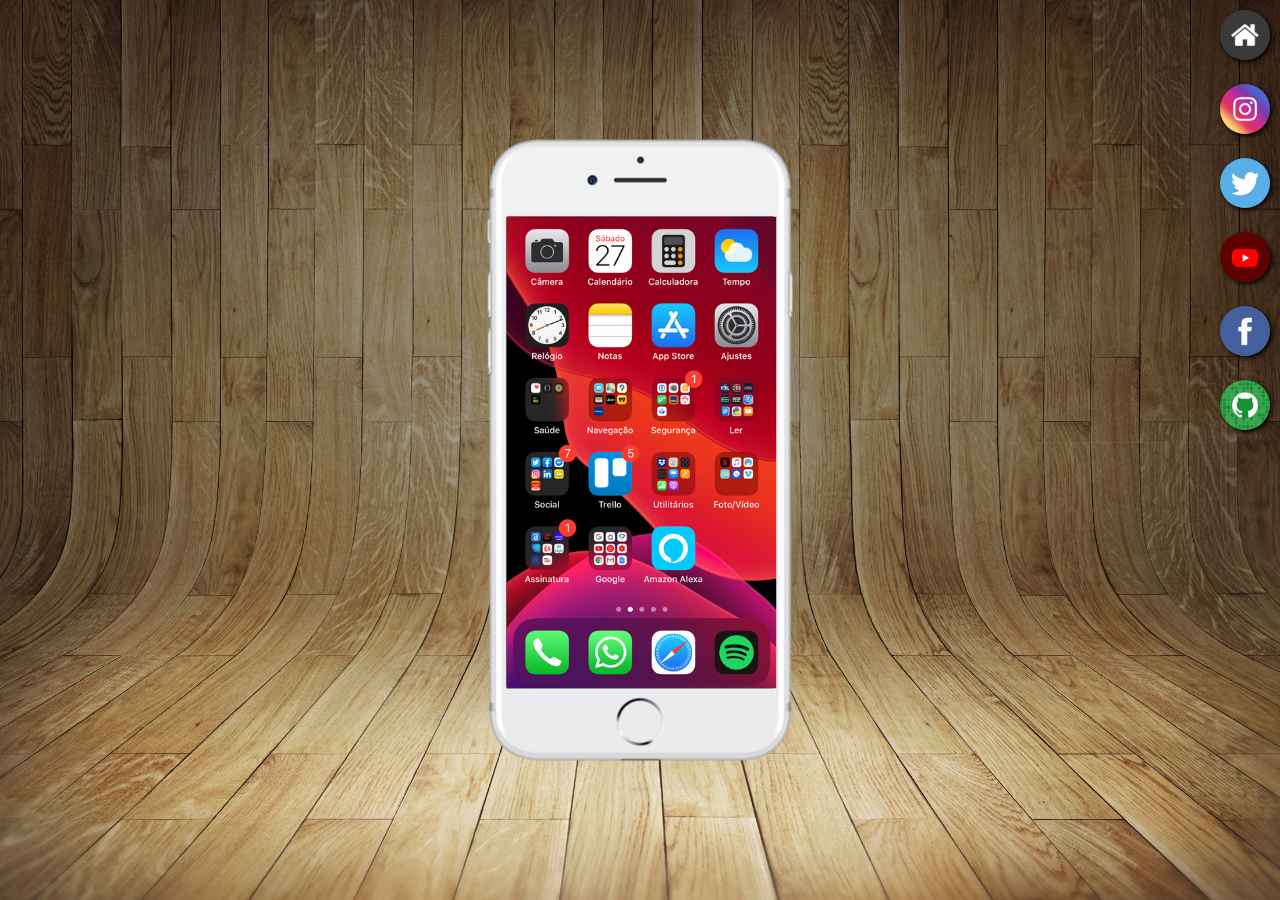
<file: index.html>
<!DOCTYPE html>
<html lang="pt-br">
<head>
    <meta charset="UTF-8">
    <meta name="viewport" content="width=device-width, initial-scale=1.0">
    <title>Document</title>
    <link rel="stylesheet" href="estilos/style.css">
    <link rel="shortcut icon" href="favicon.ico" type="image/x-icon">
<body>
    <main>
        <section id="telefone">
            <iframe src="home.html" frameborder="0" id="tela" name="tela"></iframe>
        </section>
        <section id="redes-sociais">
            <a href="home.html" target="tela"><img src="imagens/logo-home.jpg" alt="Home"></a><br>
            <a href="instagram.html" target="tela"><img src="imagens/logo-instagram.jpg" alt="instagram"></a><br>
            <a href="twitter.html" target="tela"><img src="imagens/logo-twitter.jpg" alt="twitter"></a><br>
            <a href="youtube.html" target="tela"><img src="imagens/logo-youtube.jpg" alt="youtube"></a><br>
            <a href="facebook.html" target="tela"><img src="imagens/logo-facebook.jpg" alt="facebook"></a><br>
            <a href="github.html" target="tela"><img src="imagens/logo-github.jpg" alt="github"></a><br>

        </section>
    </main>
</body>
</html>
</file>
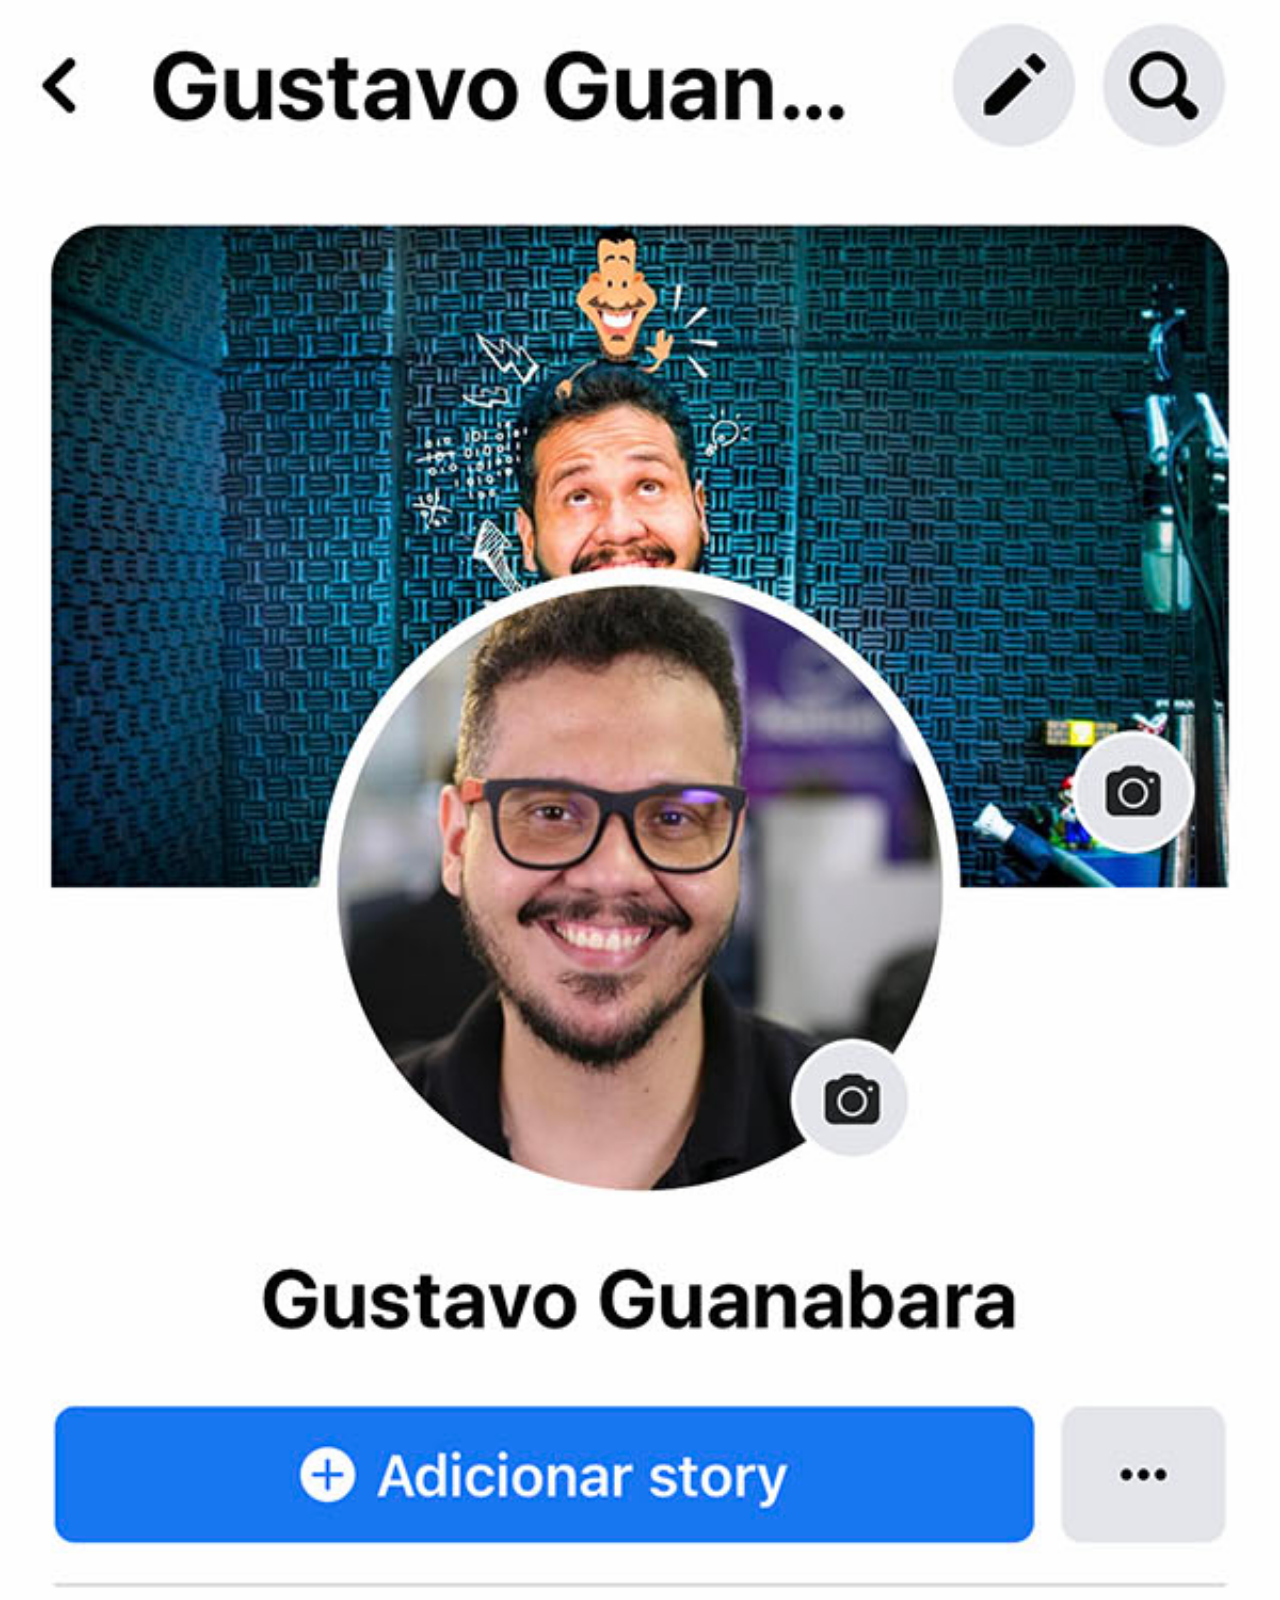
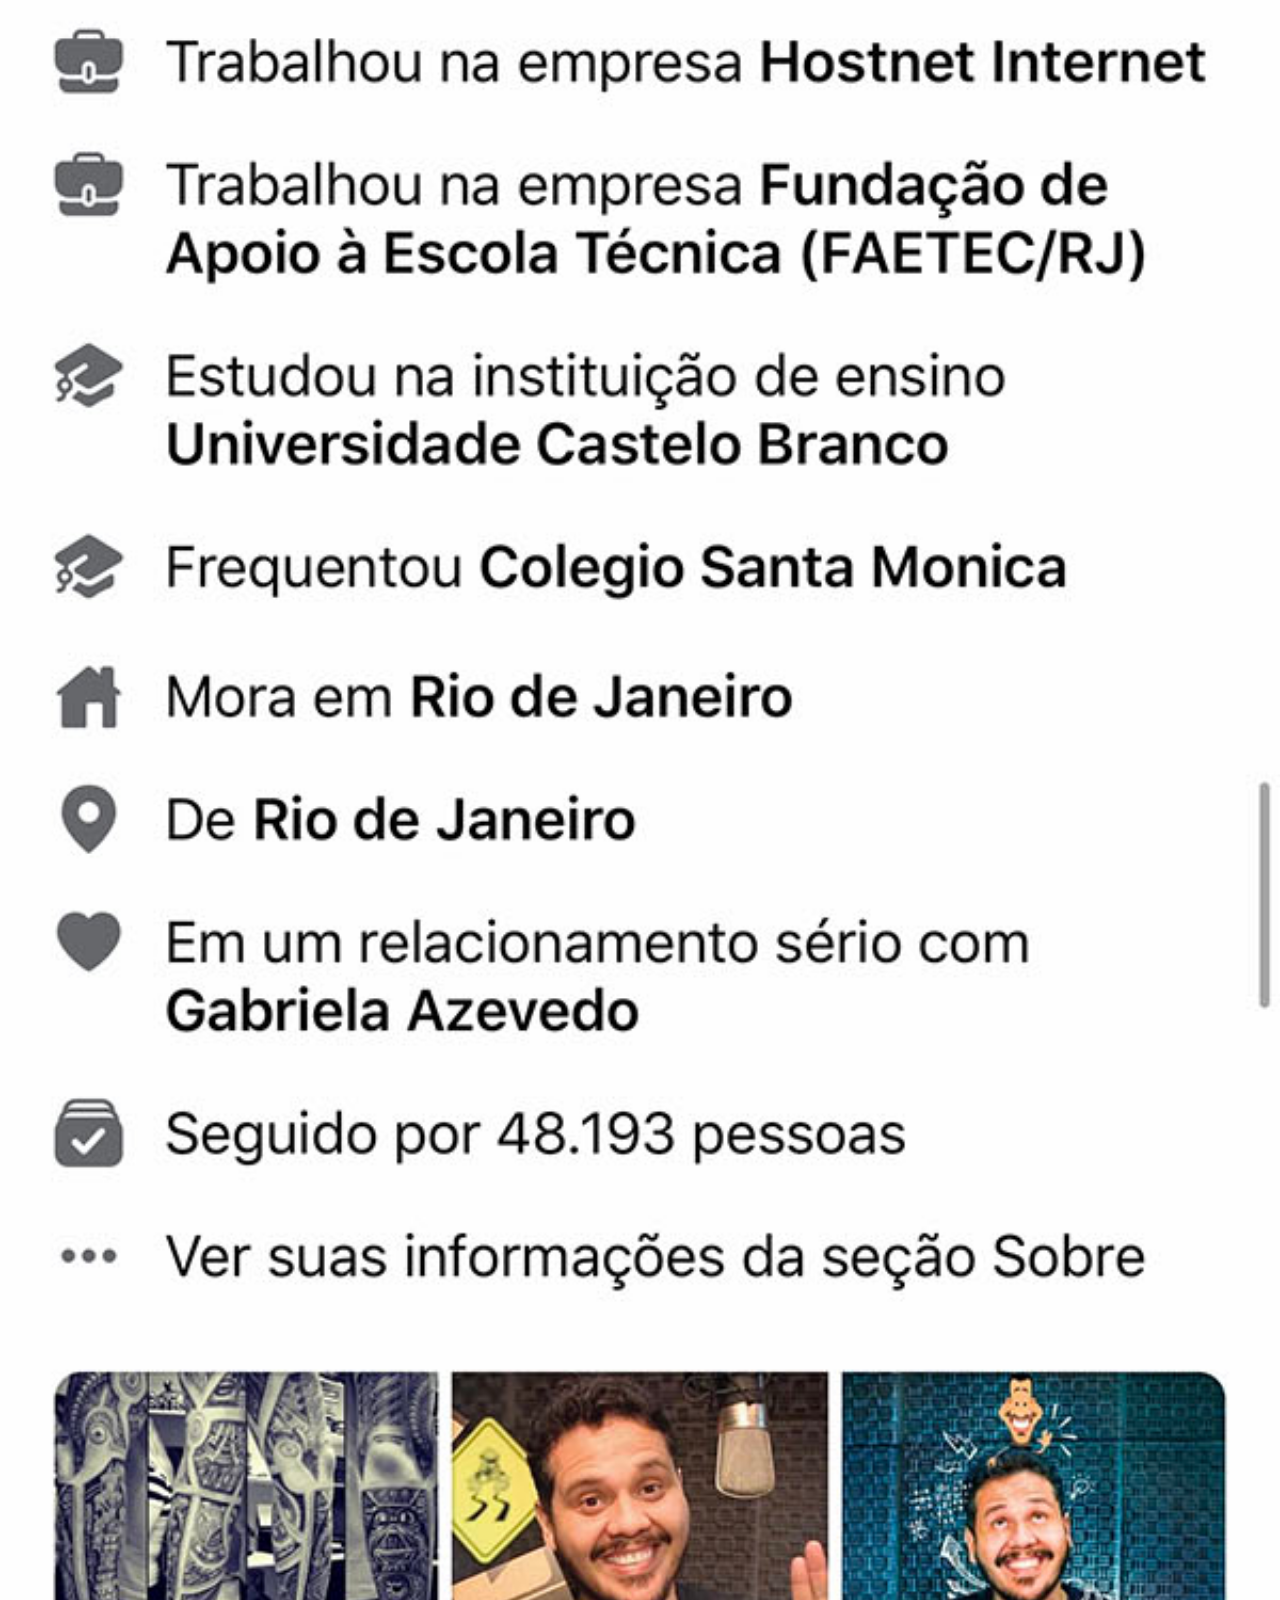
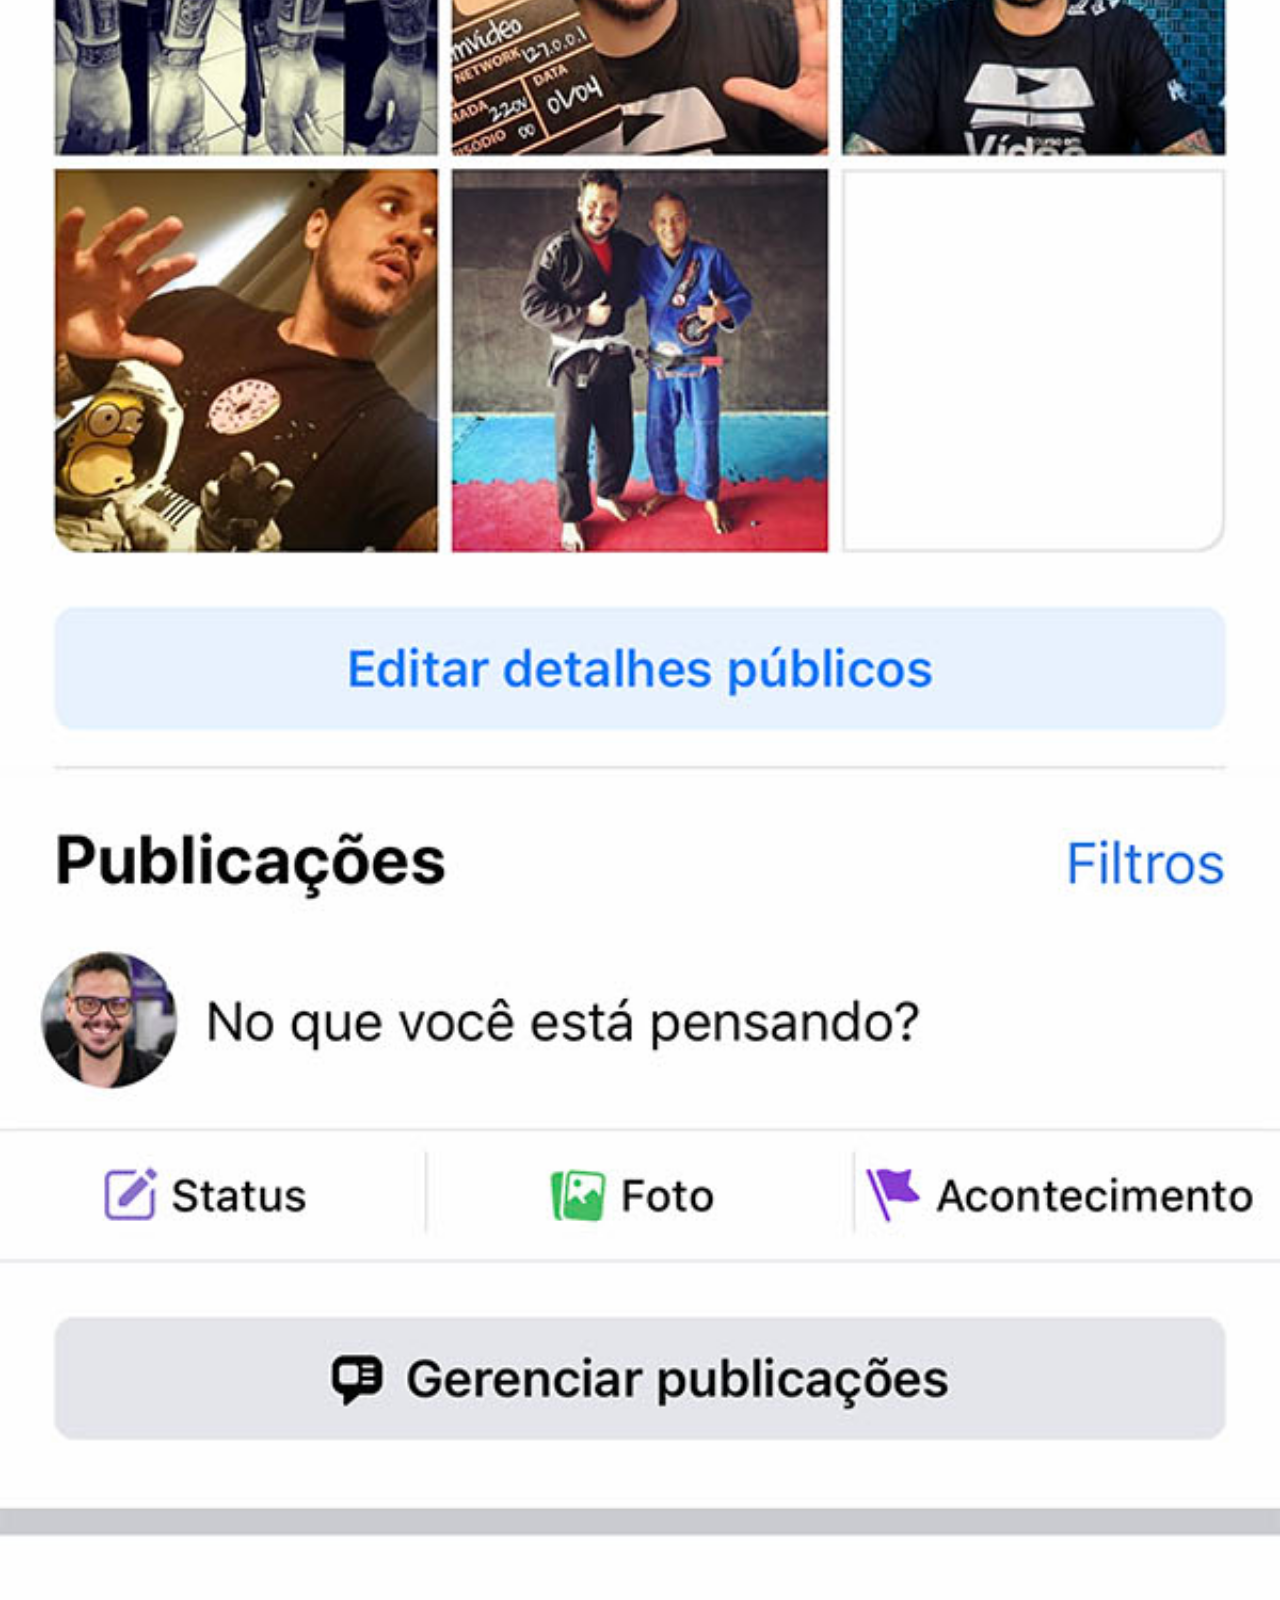
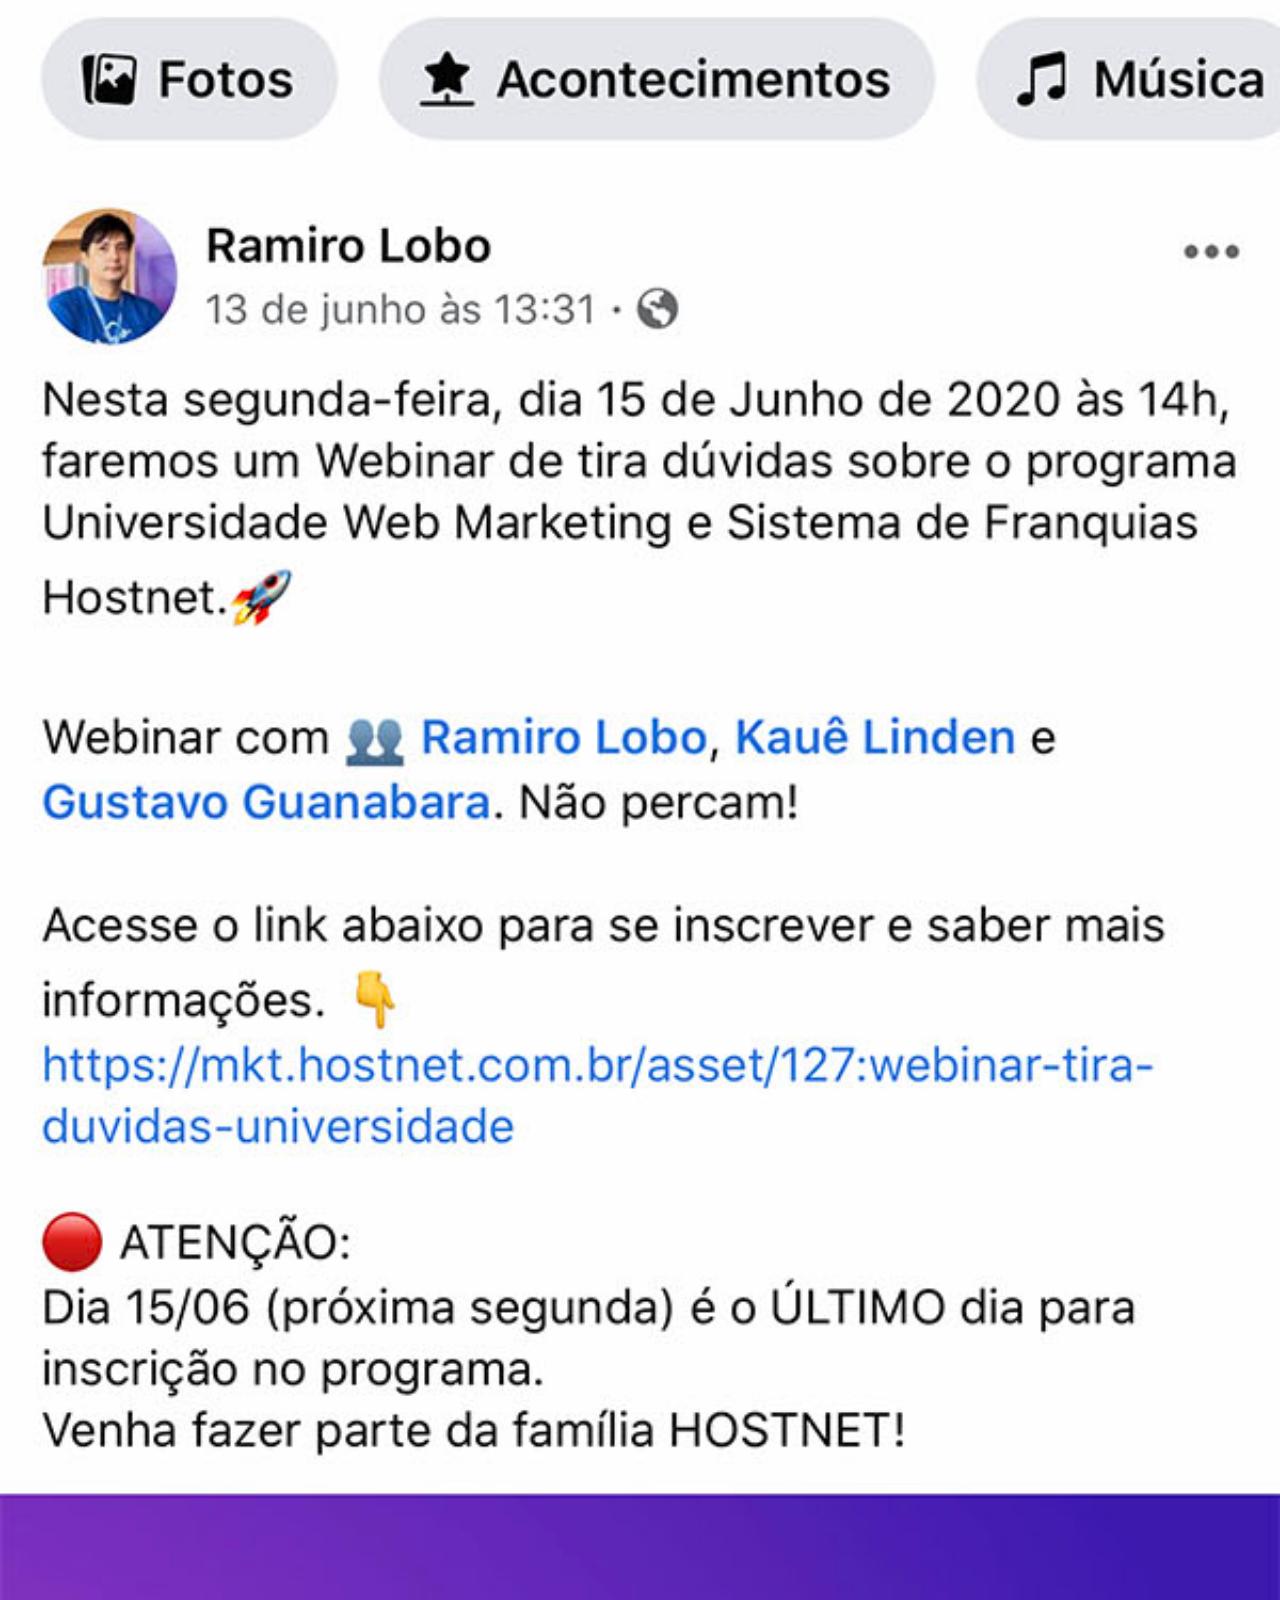
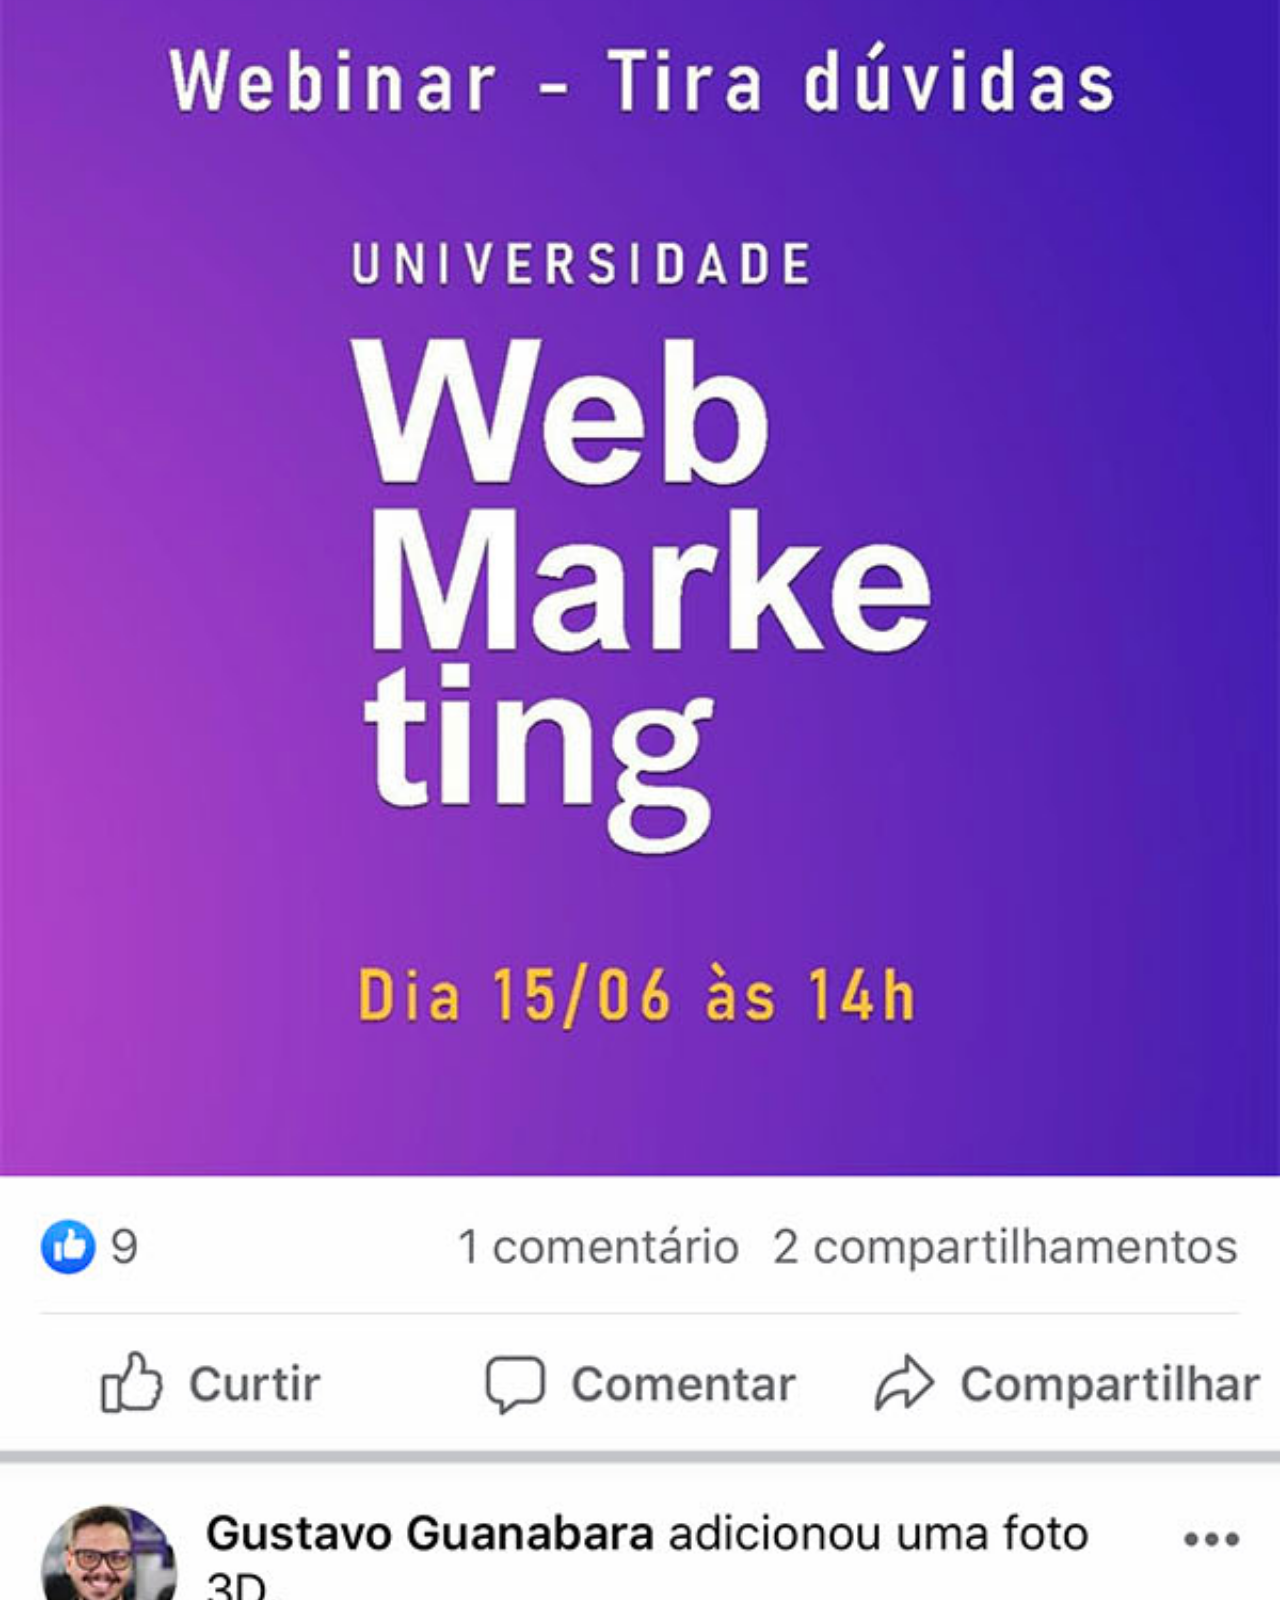
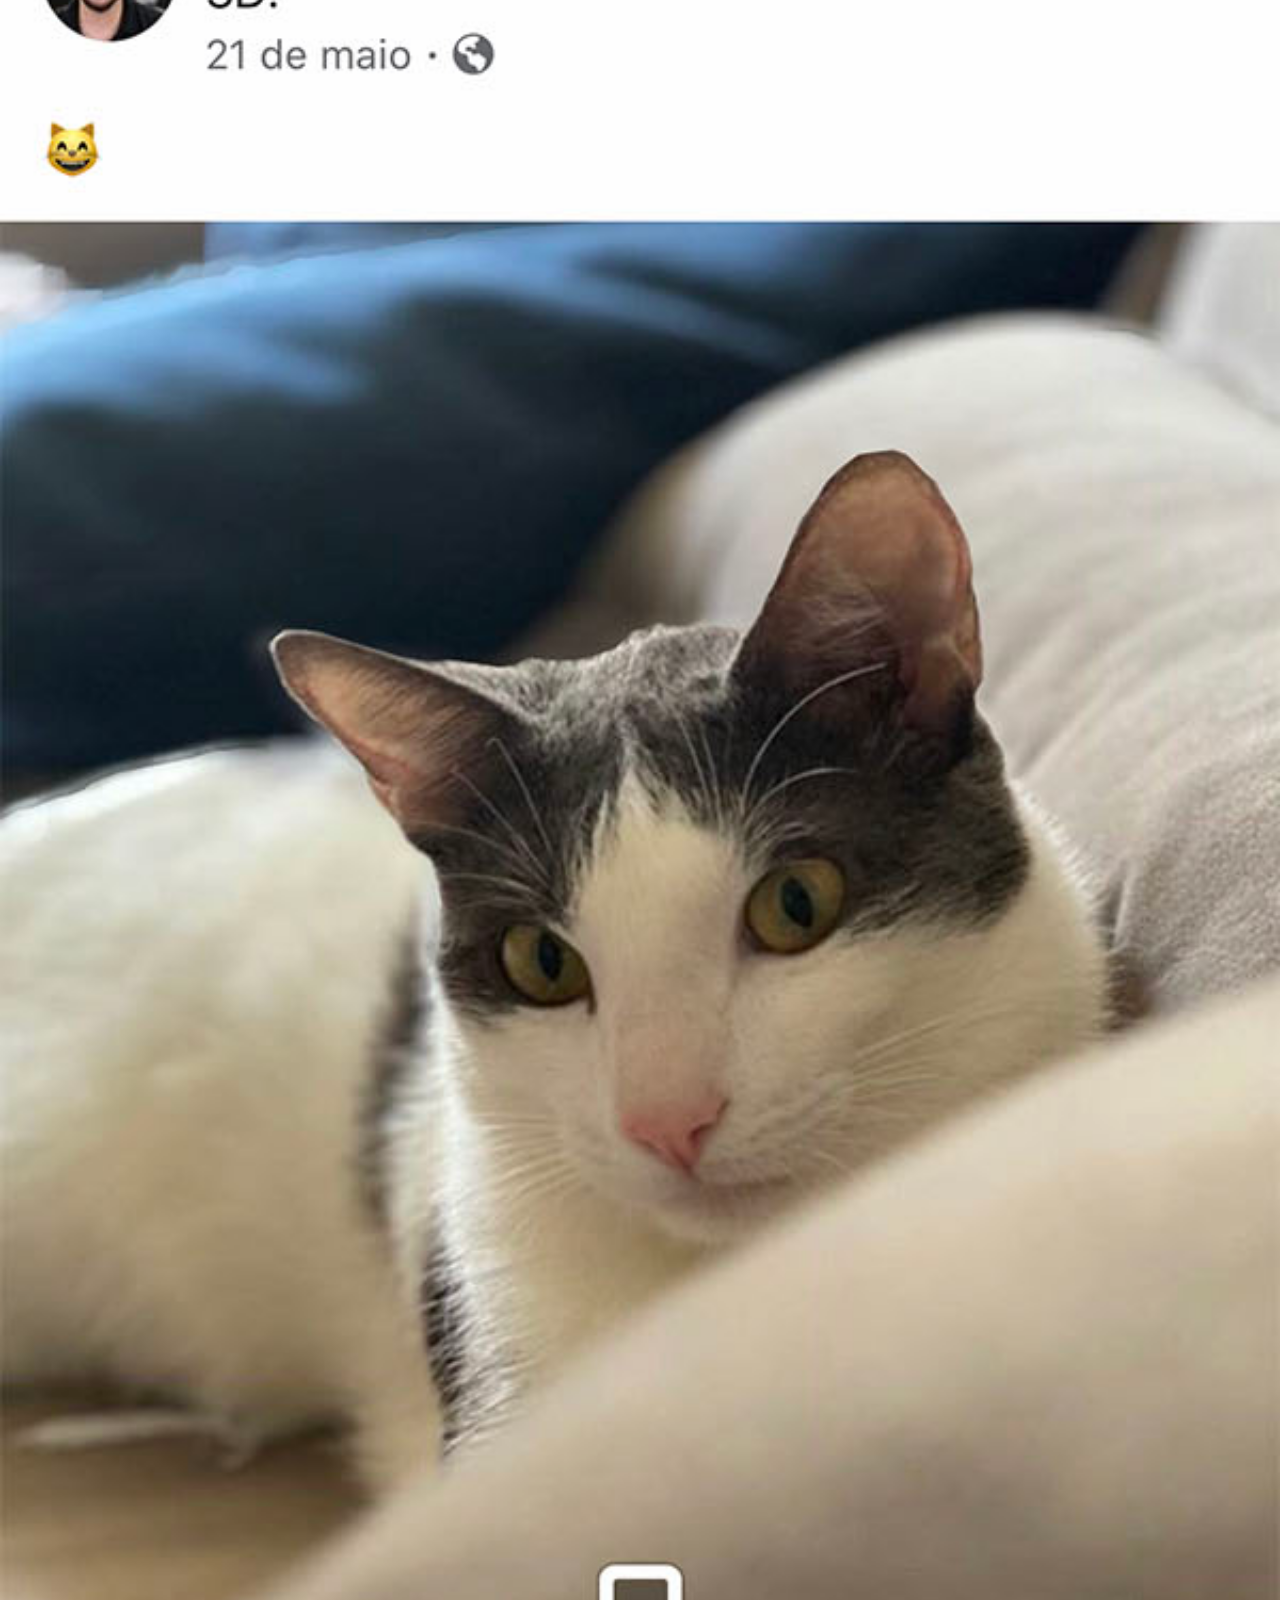
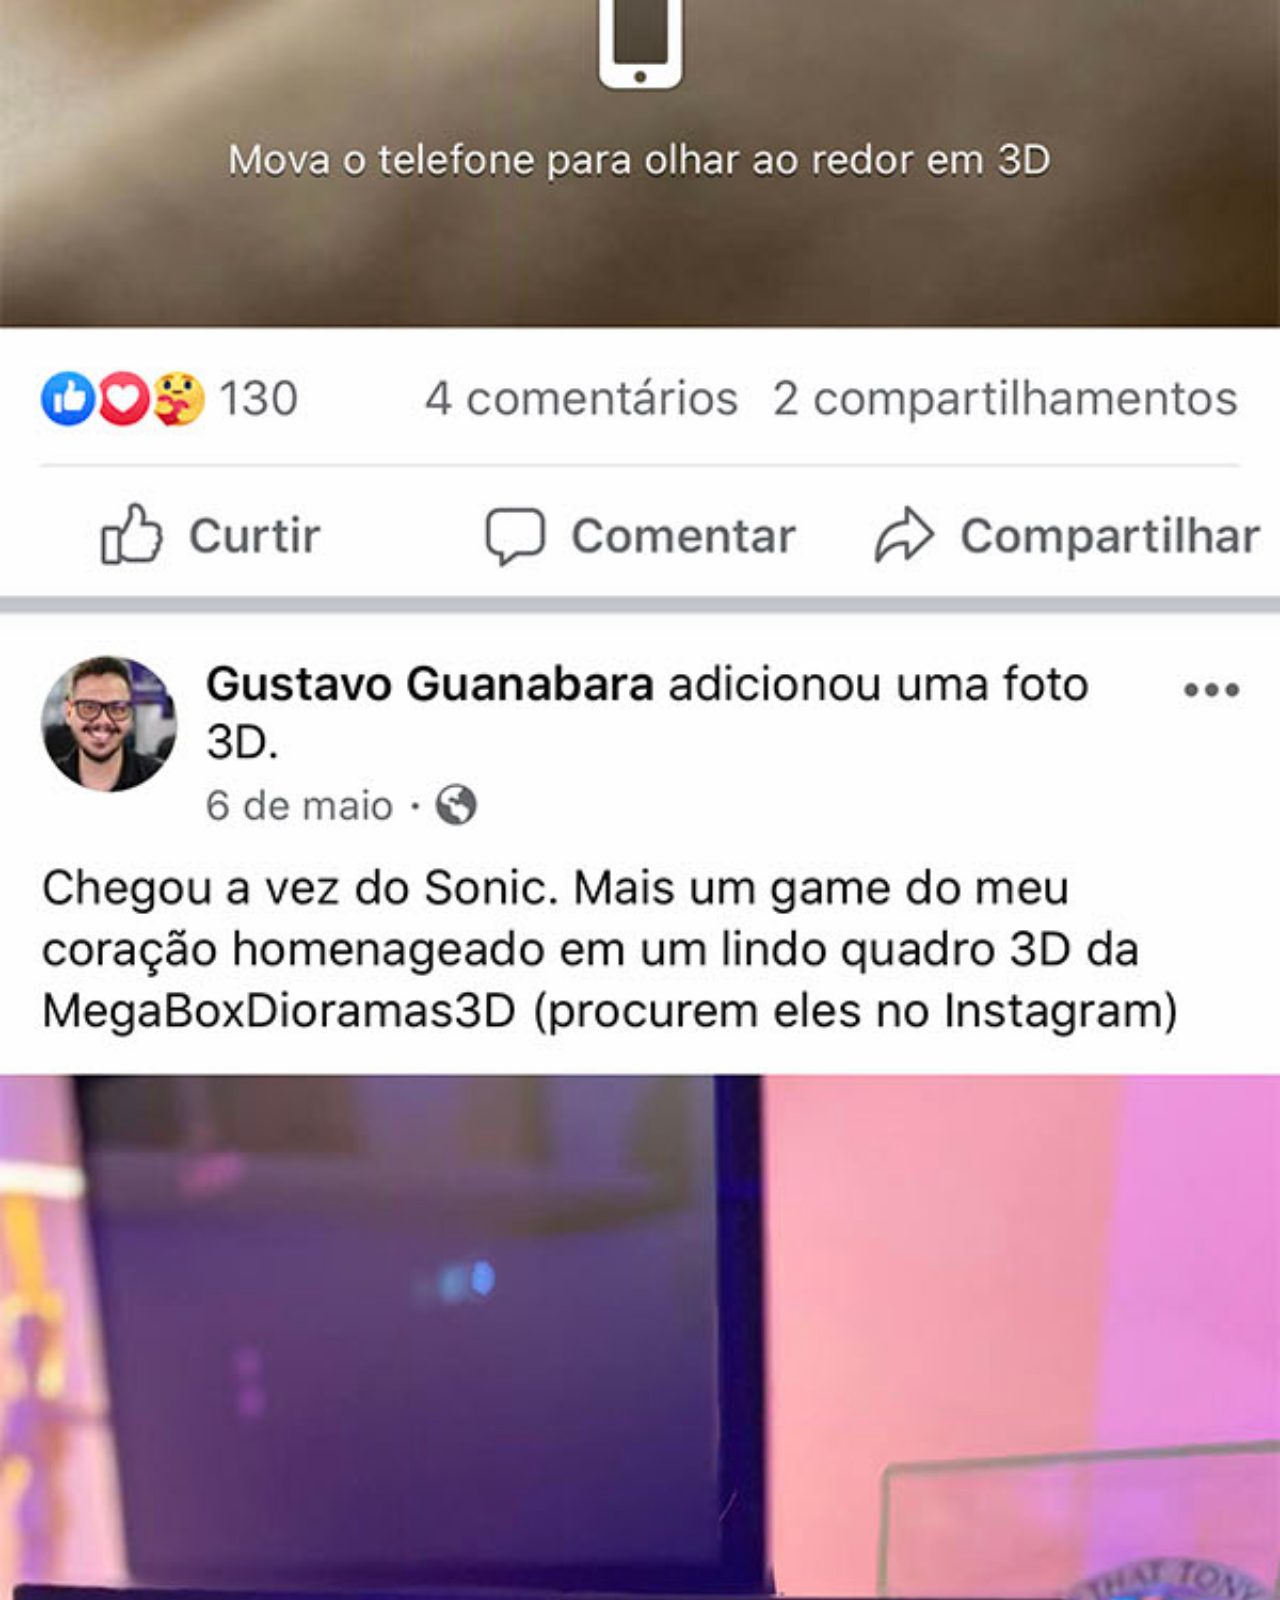
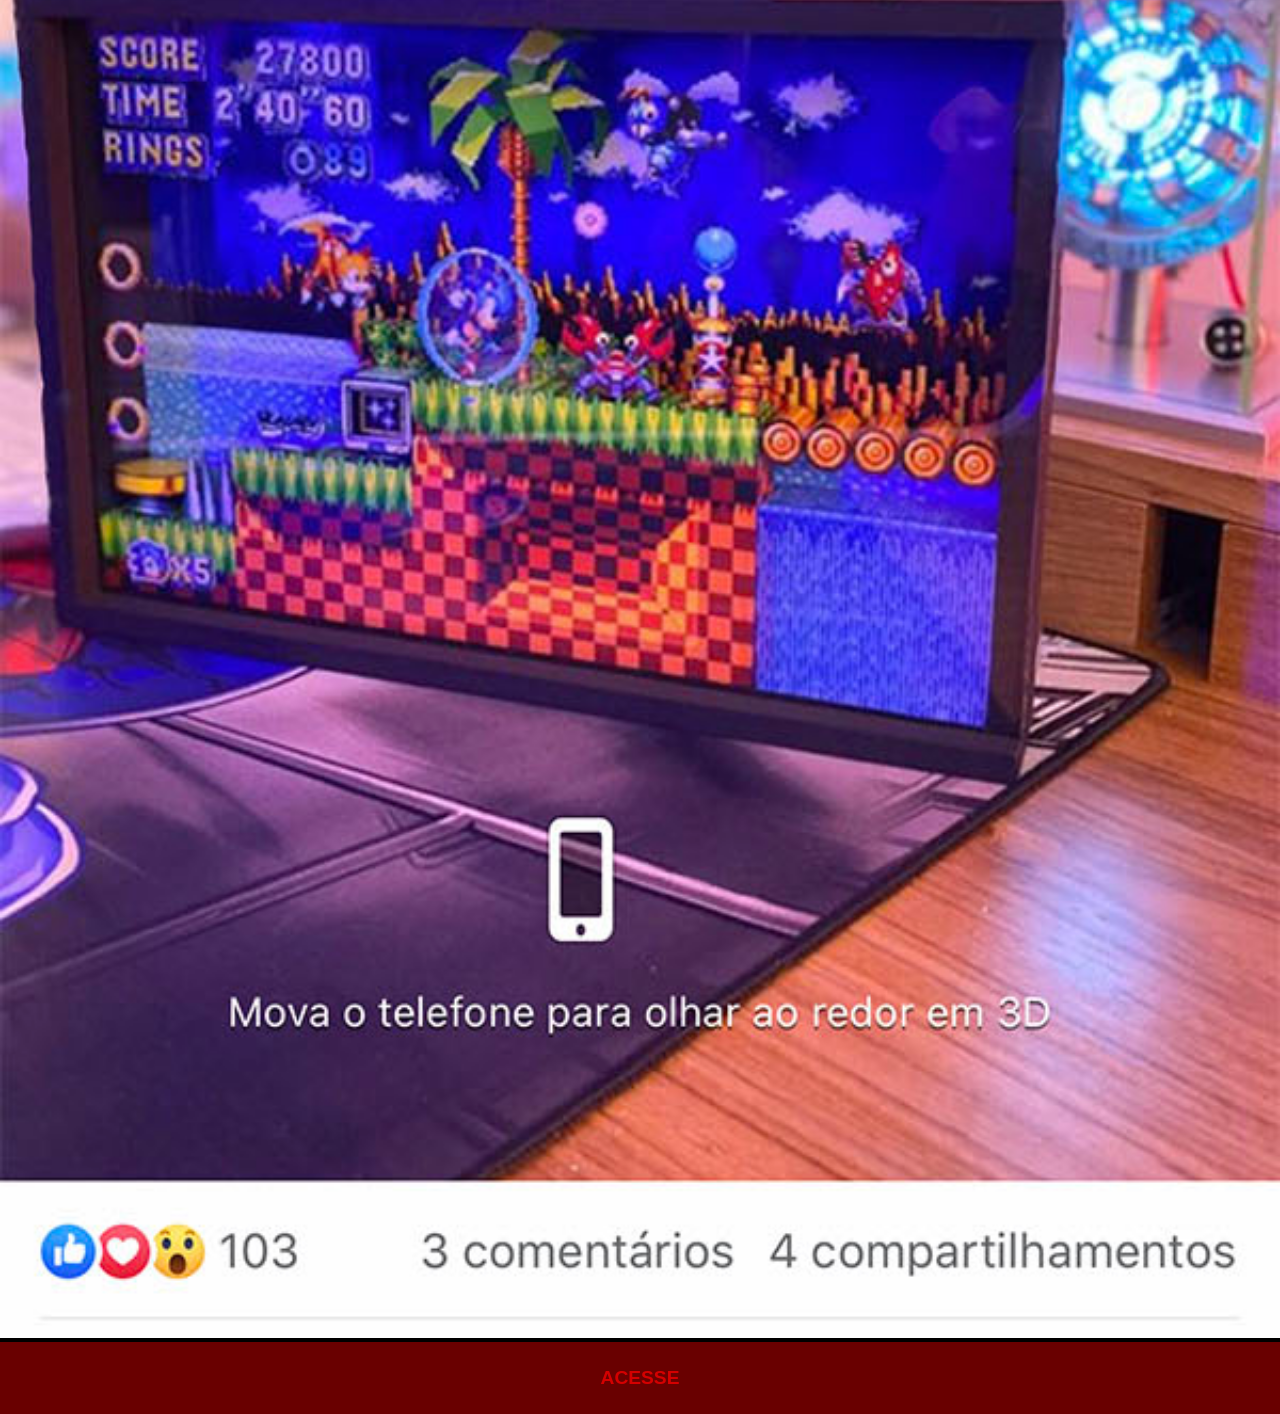
<file: facebook.html>
<!DOCTYPE html>
<html lang="pt-br">
<head>
    <meta charset="UTF-8">
    <meta name="viewport" content="width=device-width, initial-scale=1.0">
    <link rel="stylesheet" href="social.css">
    <title>Facebook</title>
</head>
<body>
    <img src="imagens/tela-facebook.jpg" alt="facebook">
    <a href="https://www.facebook.com/gustavoguanabara/?locale=pt_BR" target="_blank">ACESSE</a>
</body>
</html>
</file>
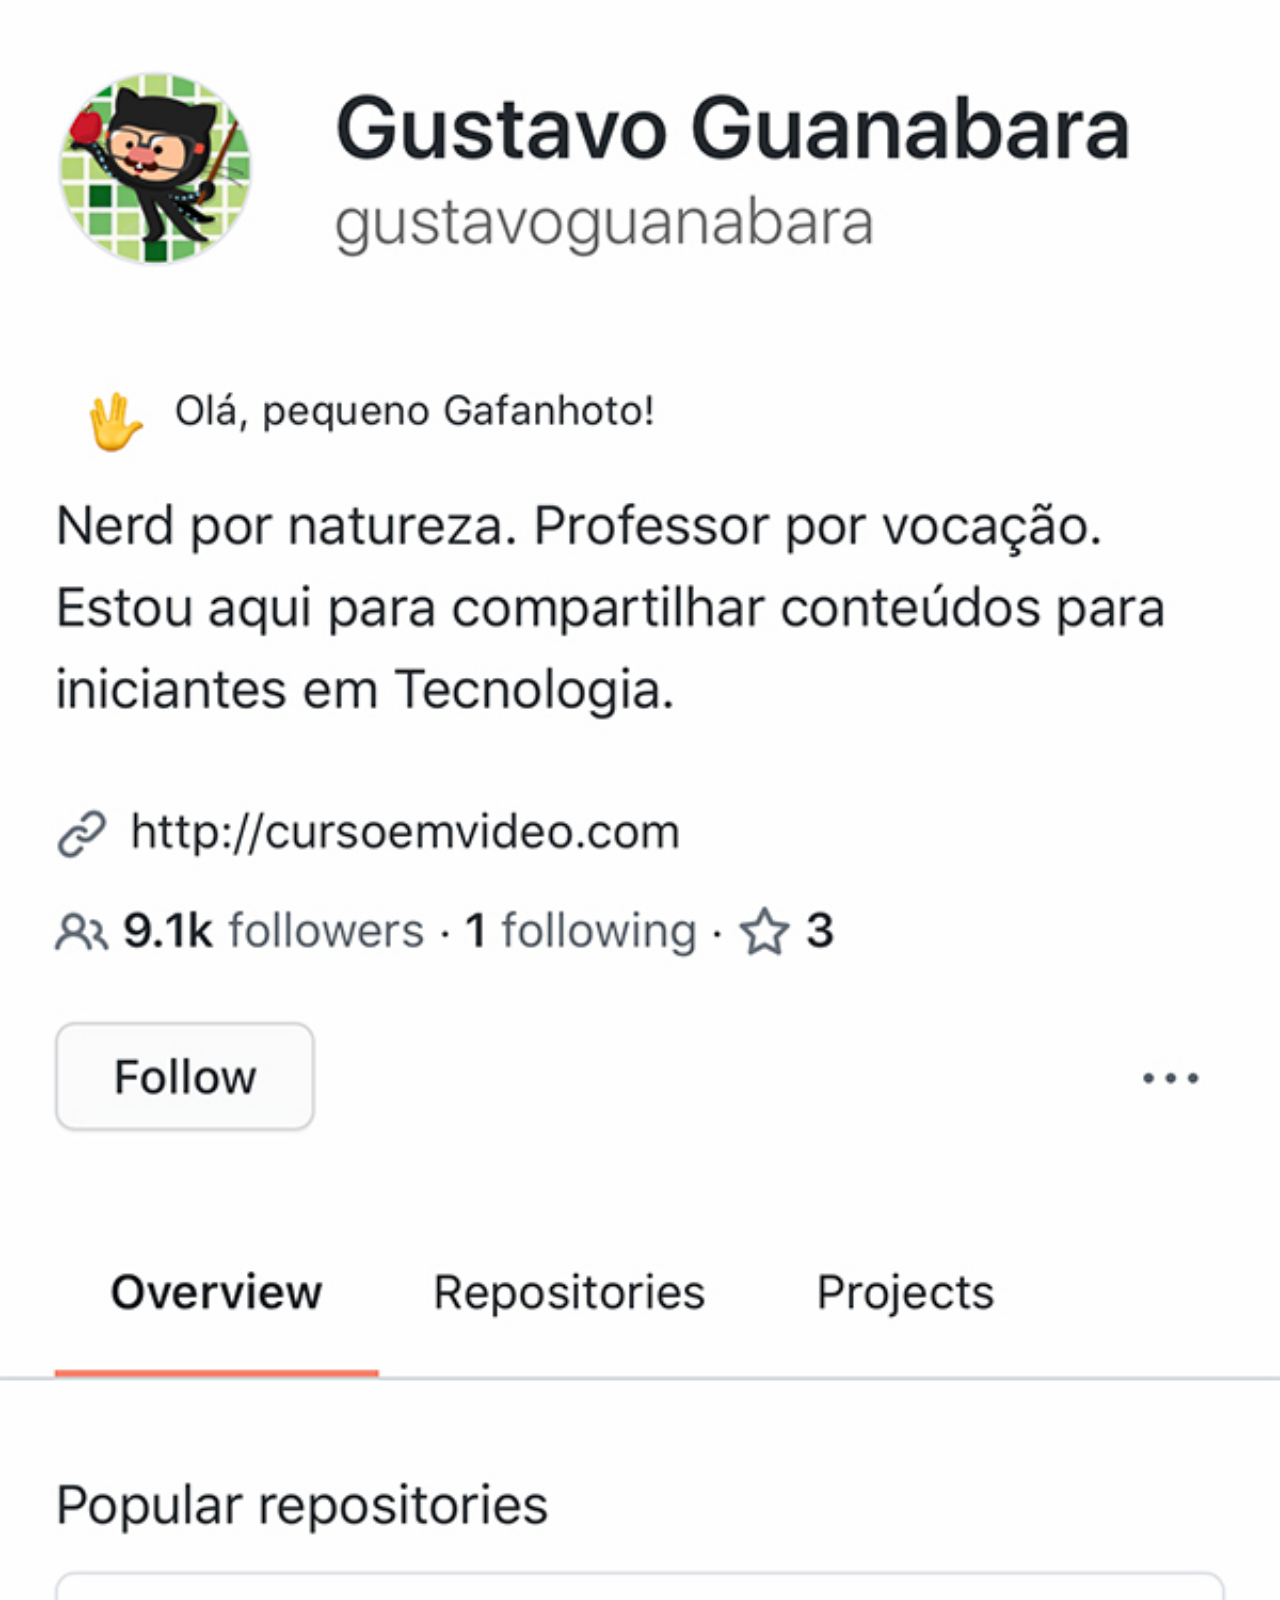
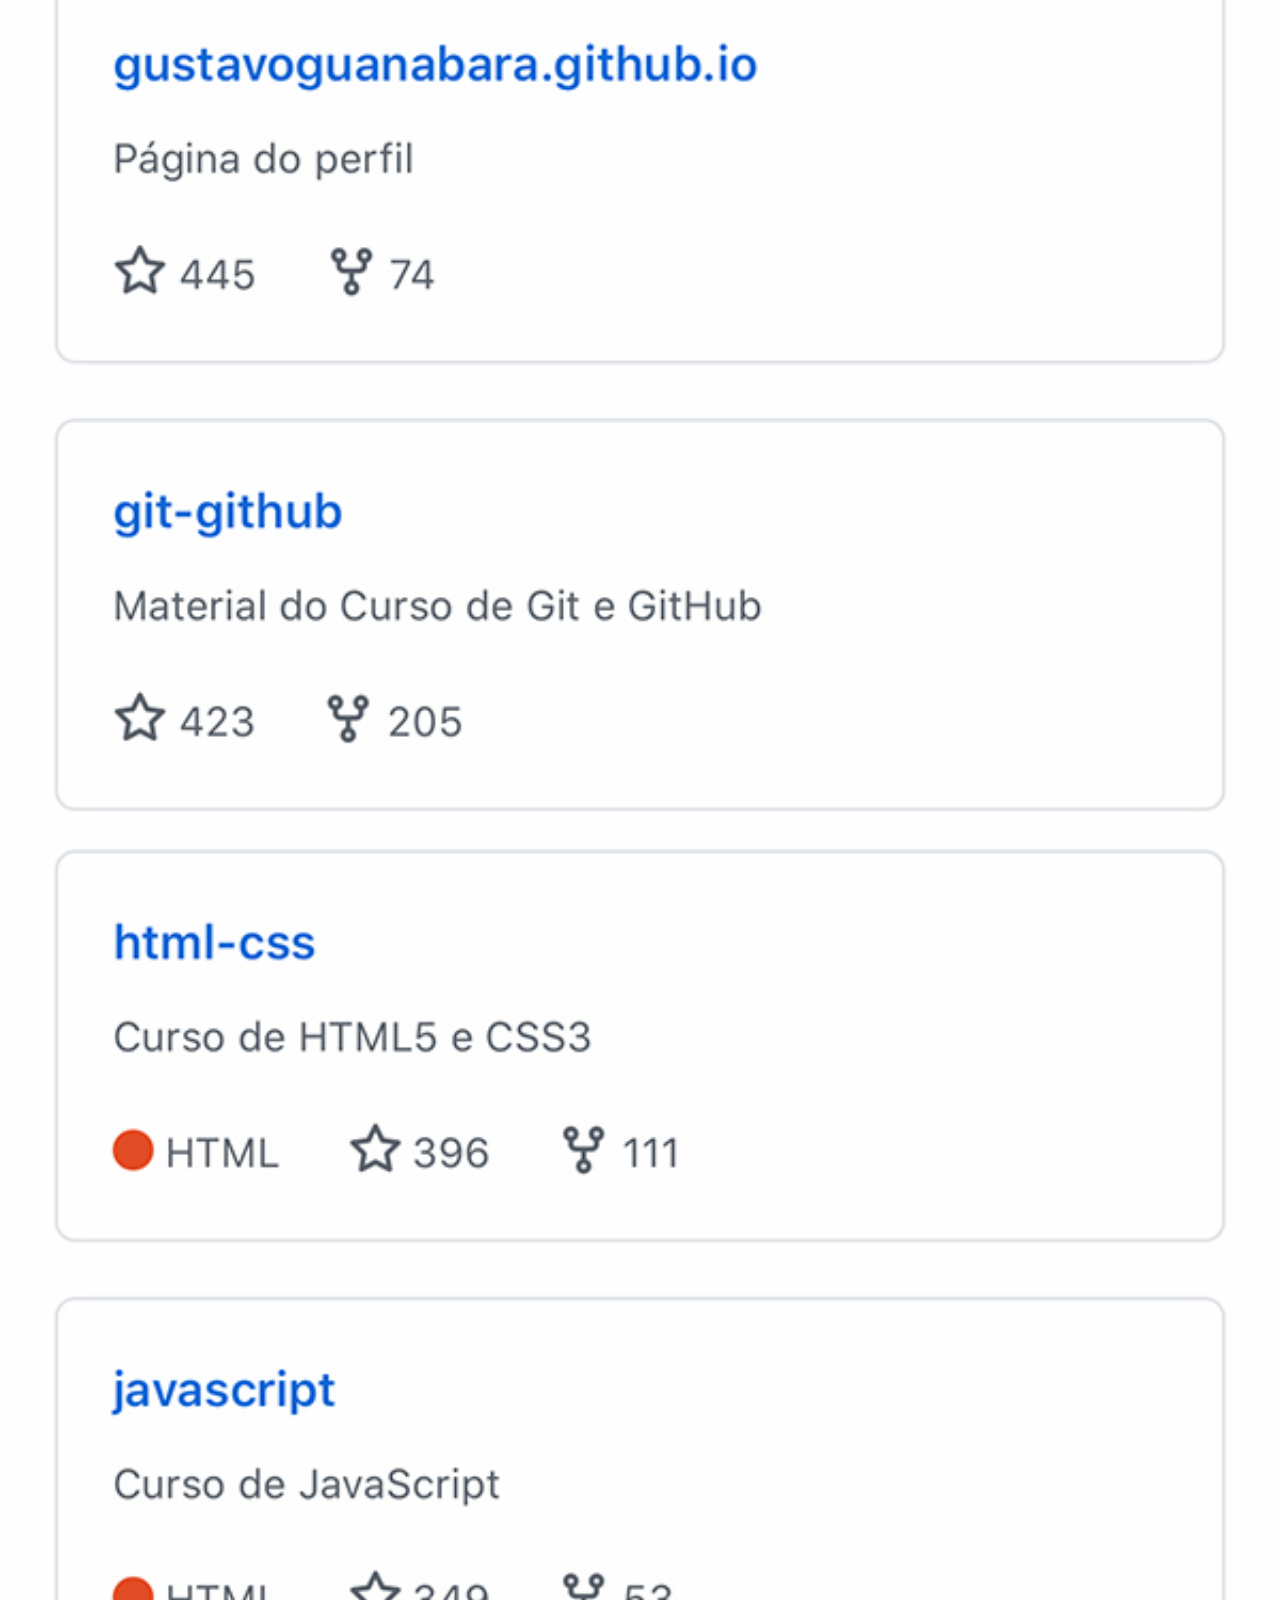
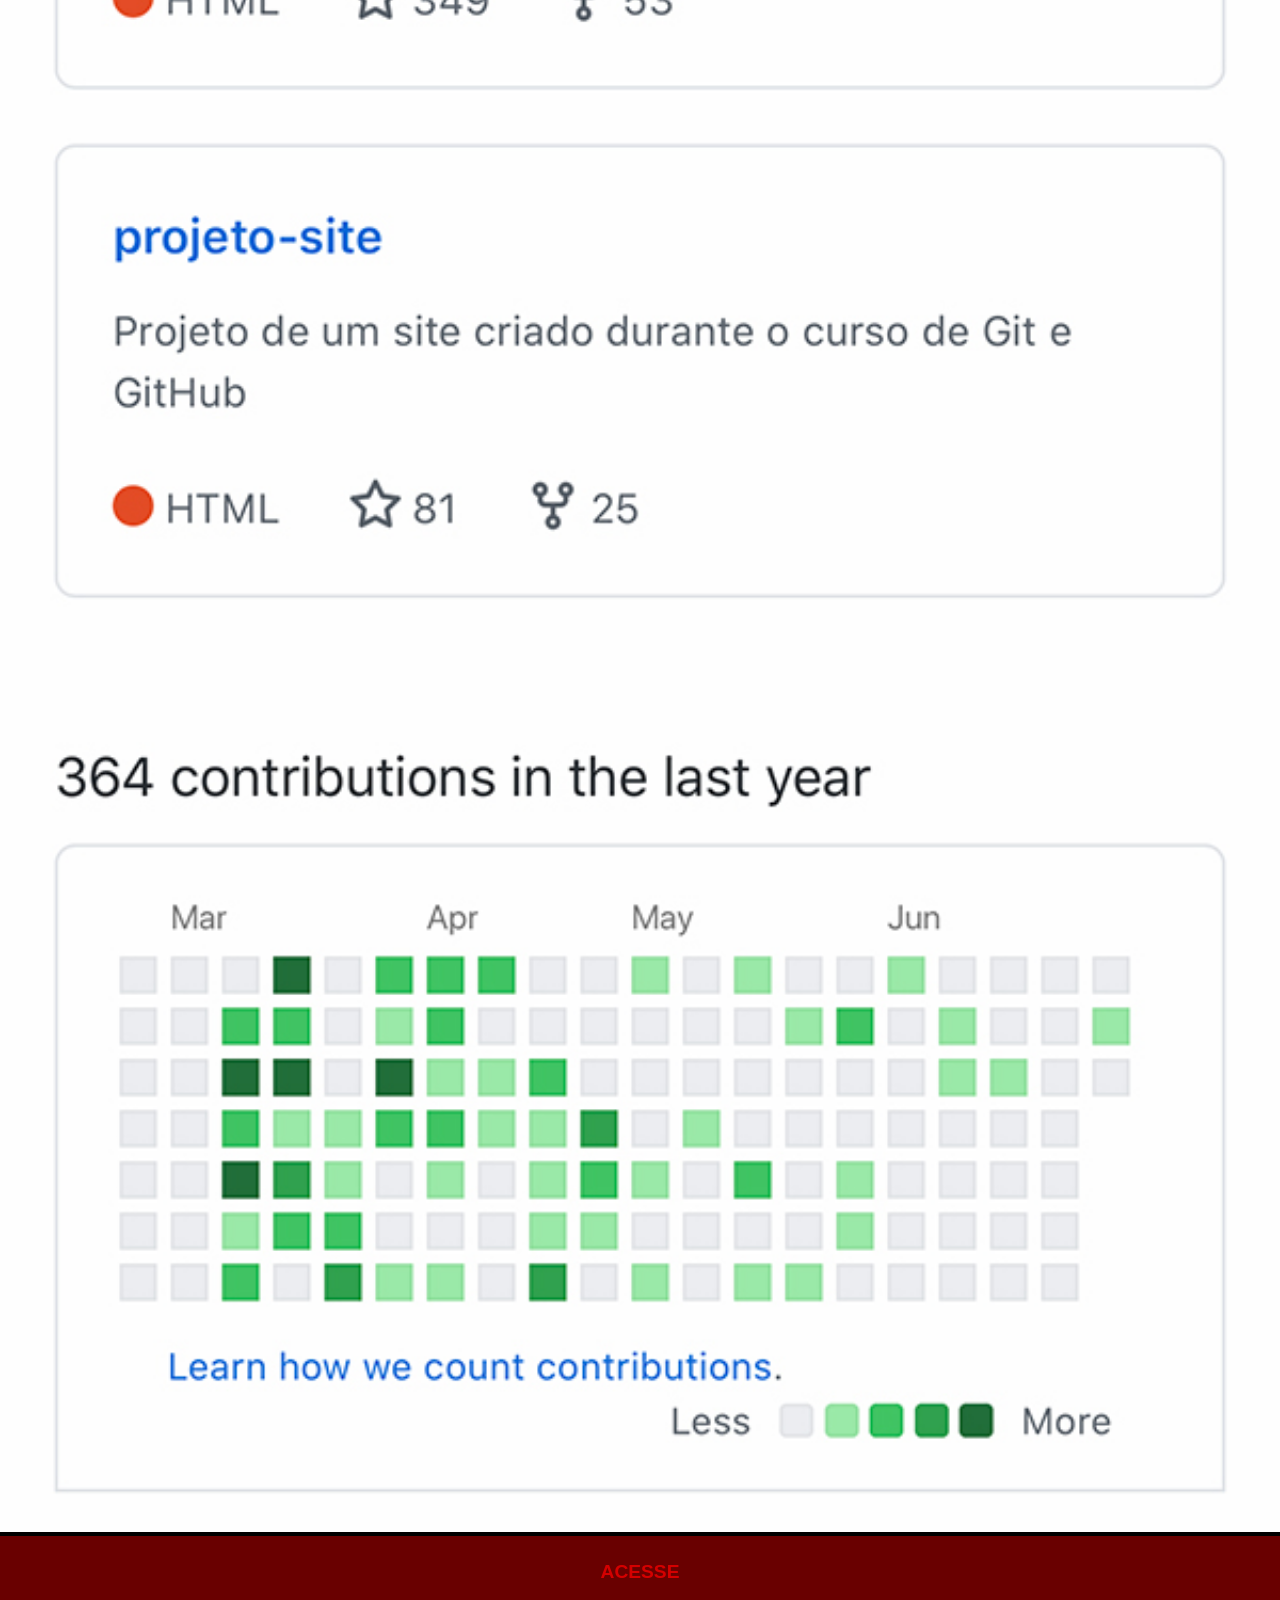
<file: github.html>
<!DOCTYPE html>
<html lang="pt-br">
<head>
    <meta charset="UTF-8">
    <meta name="viewport" content="width=device-width, initial-scale=1.0">
    <link rel="stylesheet" href="social.css">
    <title>Github</title>
</head>
<body>
    <img src="imagens/tela-github.jpg" alt="github">
    <a href="https://github.com/gustavoguanabara" target="_blank">ACESSE</a>
</body>
</html>
</file>
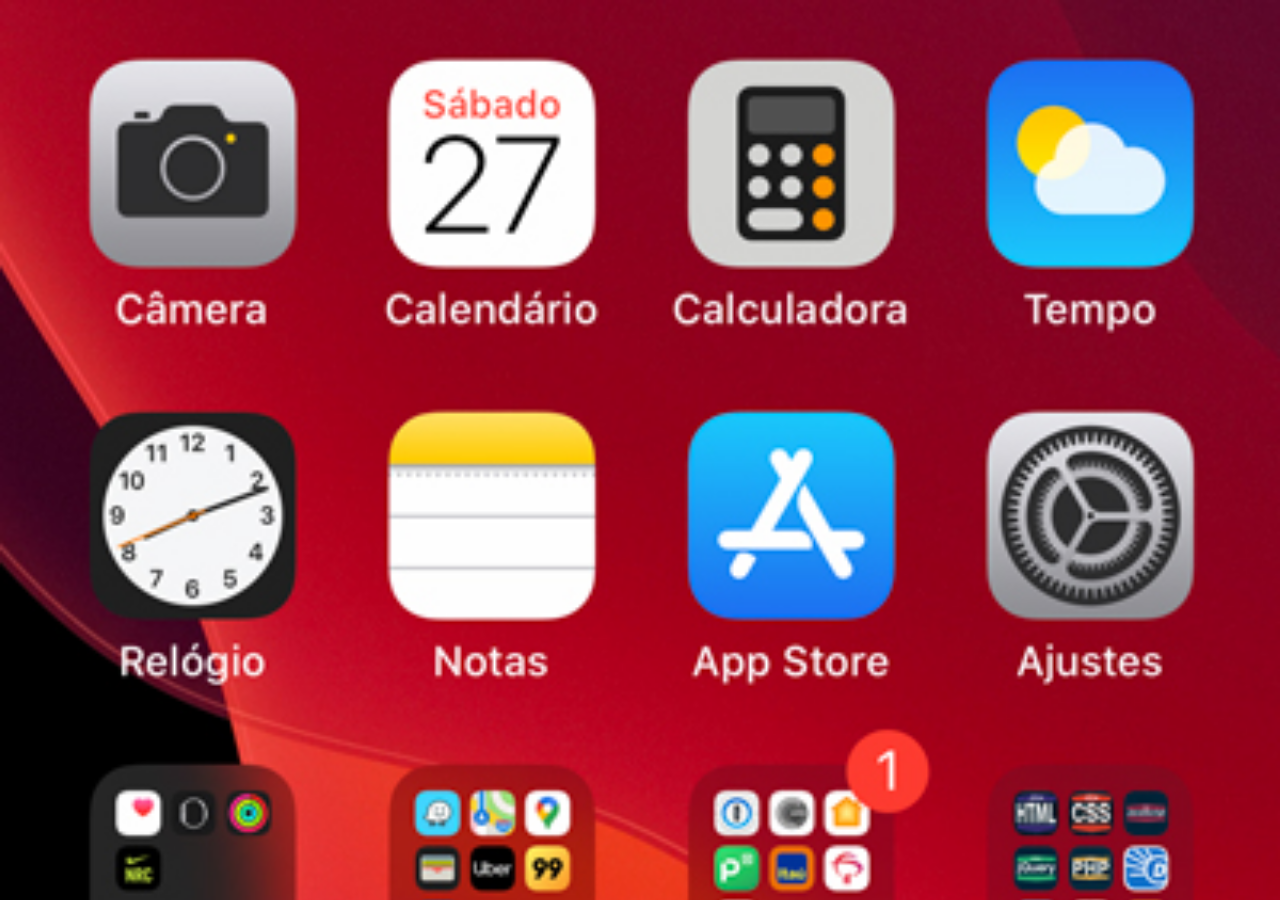
<file: home.html>
<!DOCTYPE html>
<html lang="pt-br">
<head>
    <meta charset="UTF-8">
    <meta name="viewport" content="width=device-width, initial-scale=1.0">
    <title>Document</title>
    <style>
        *{
            margin:0;
            padding:0;
        }
        body{
            height: 100vh;
            width: 100vw;
            background: url('/imagens/tela-home.jpg') no-repeat top center;
            background-size: cover;
        }
    </style>
</head>
<body>
    
</body>
</html>
</file>
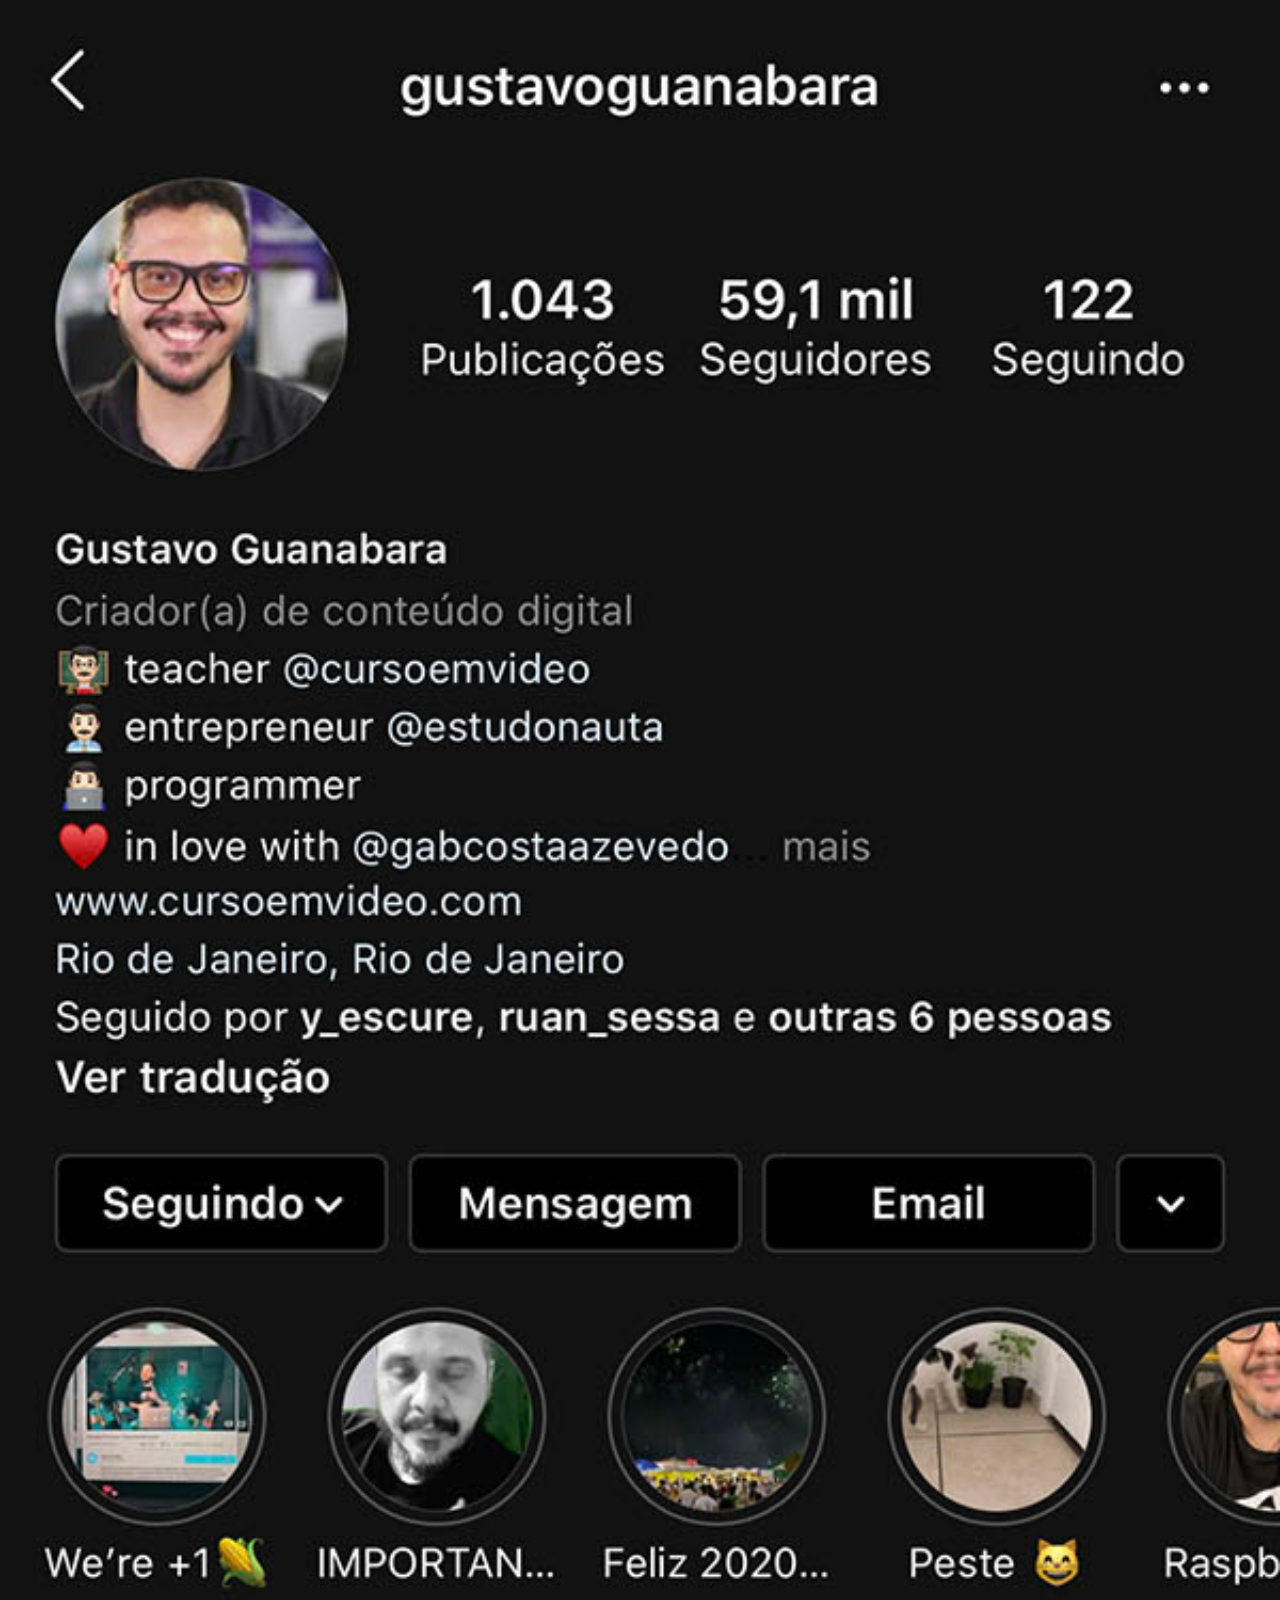
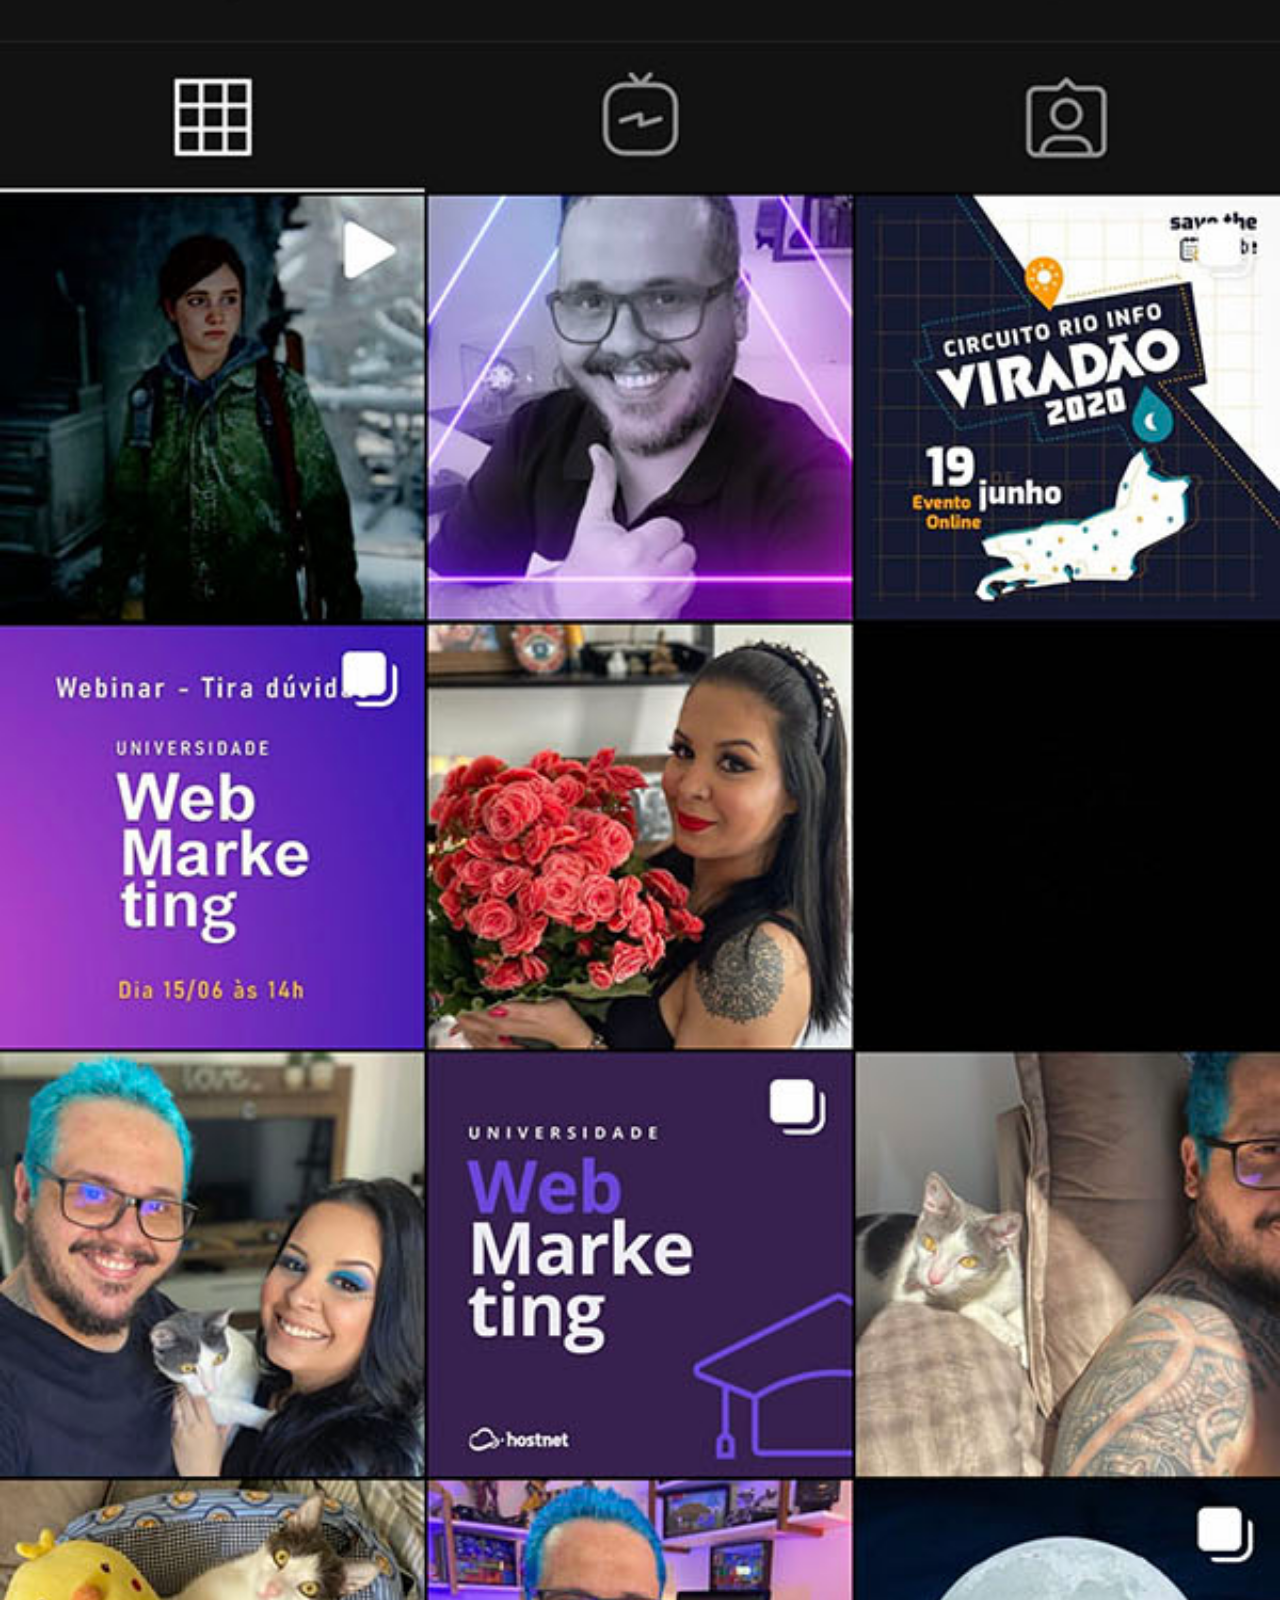
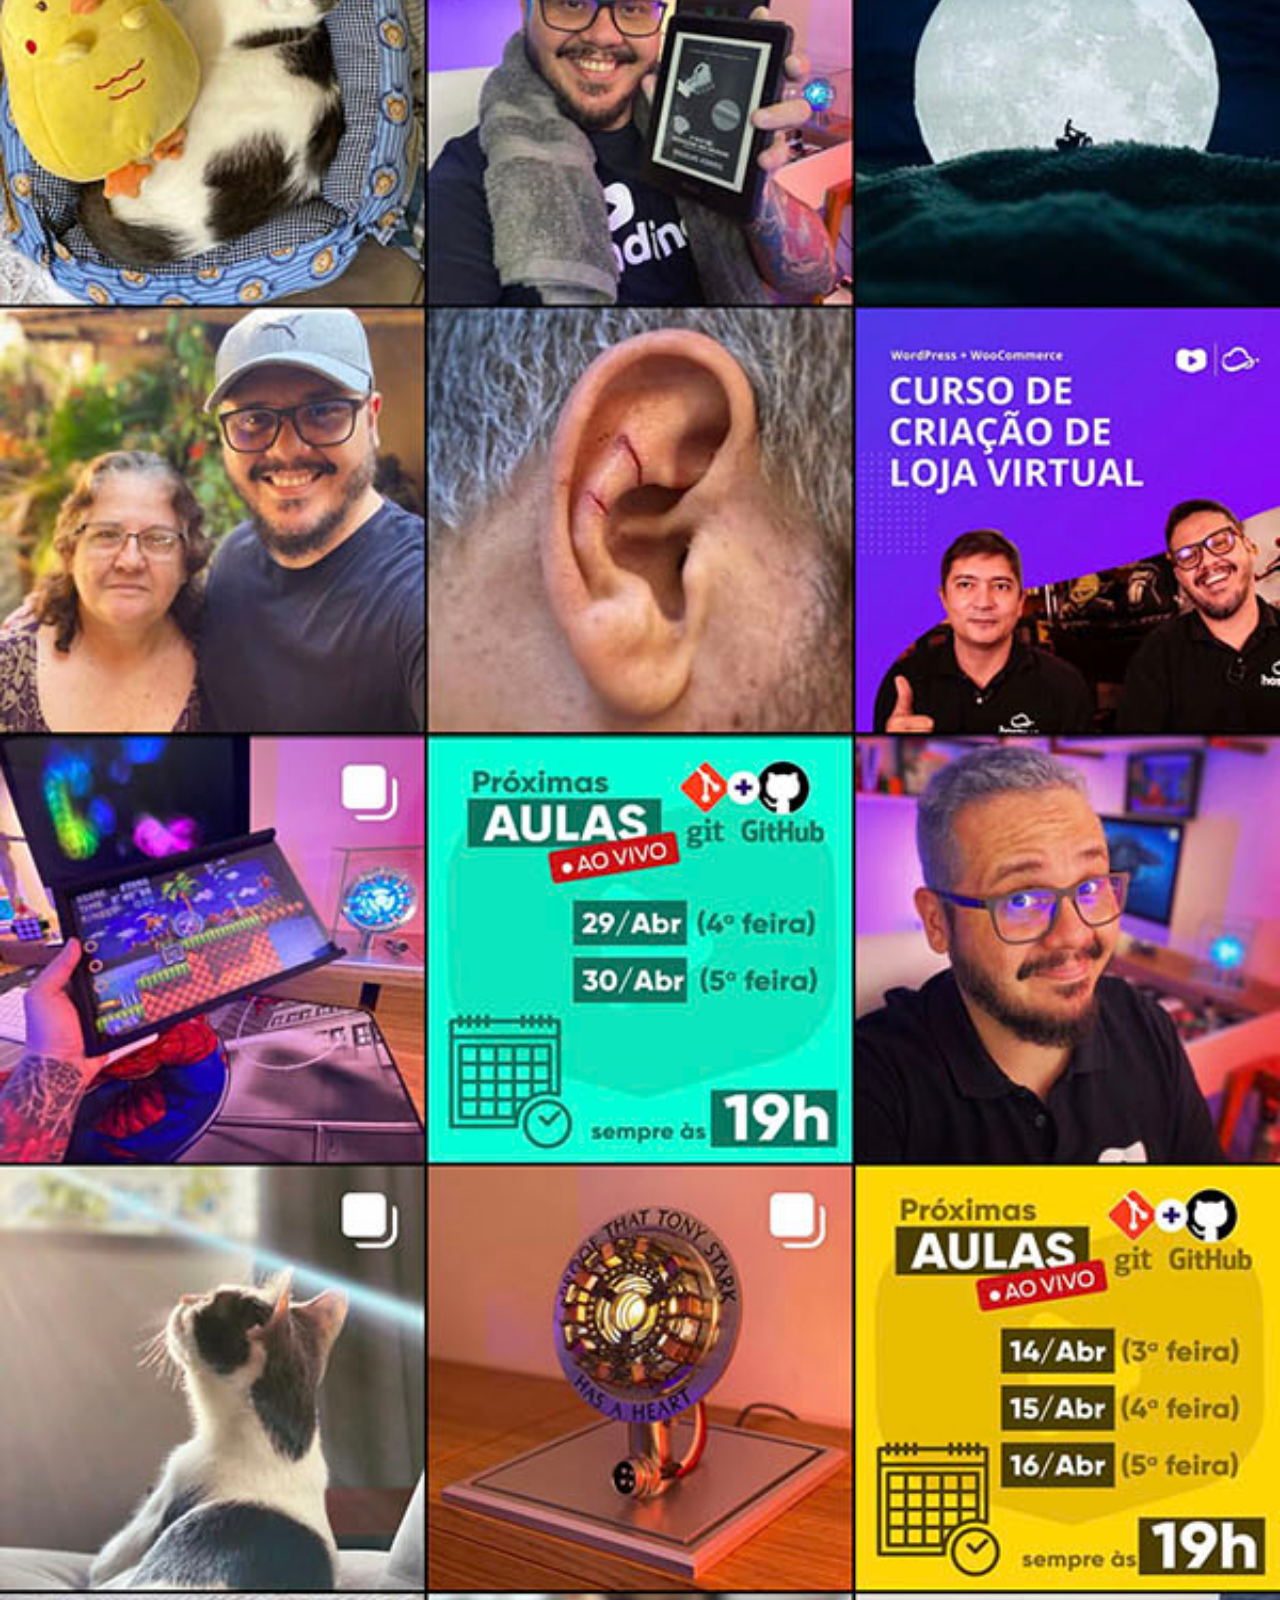
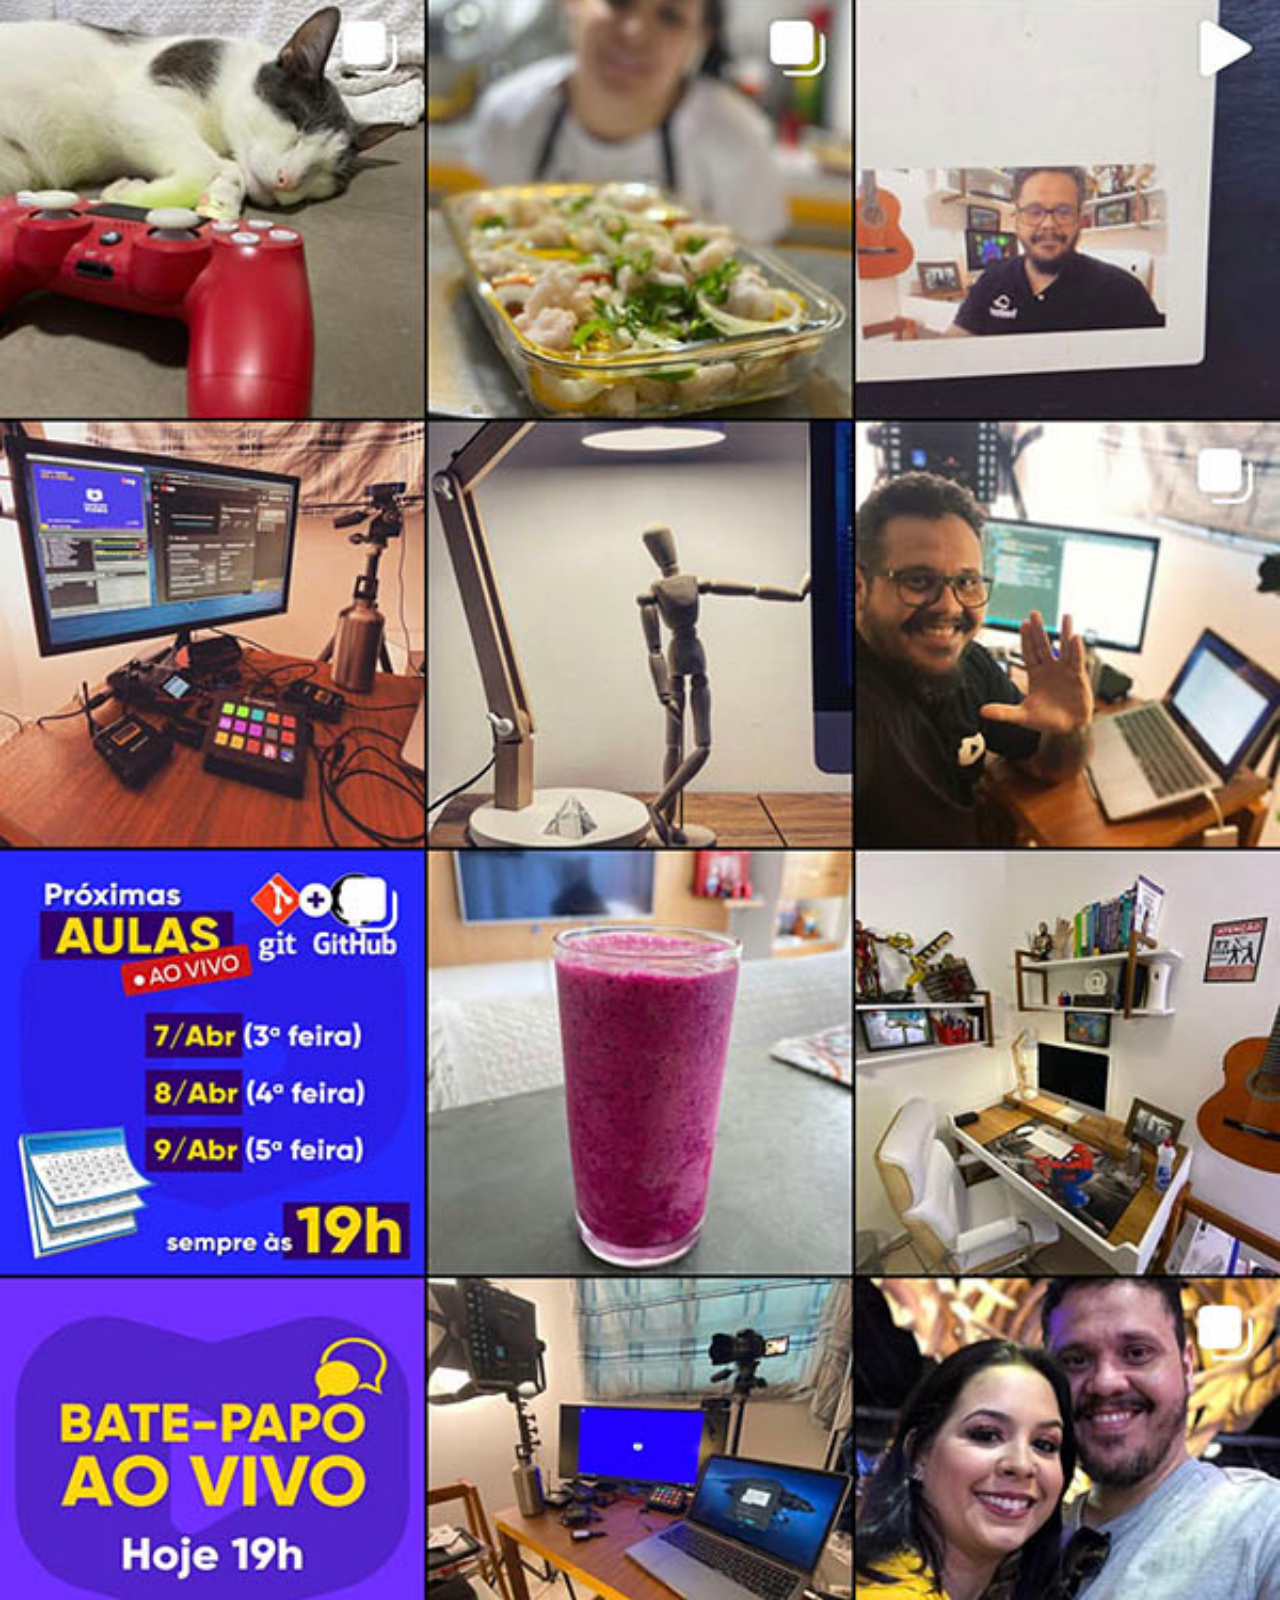
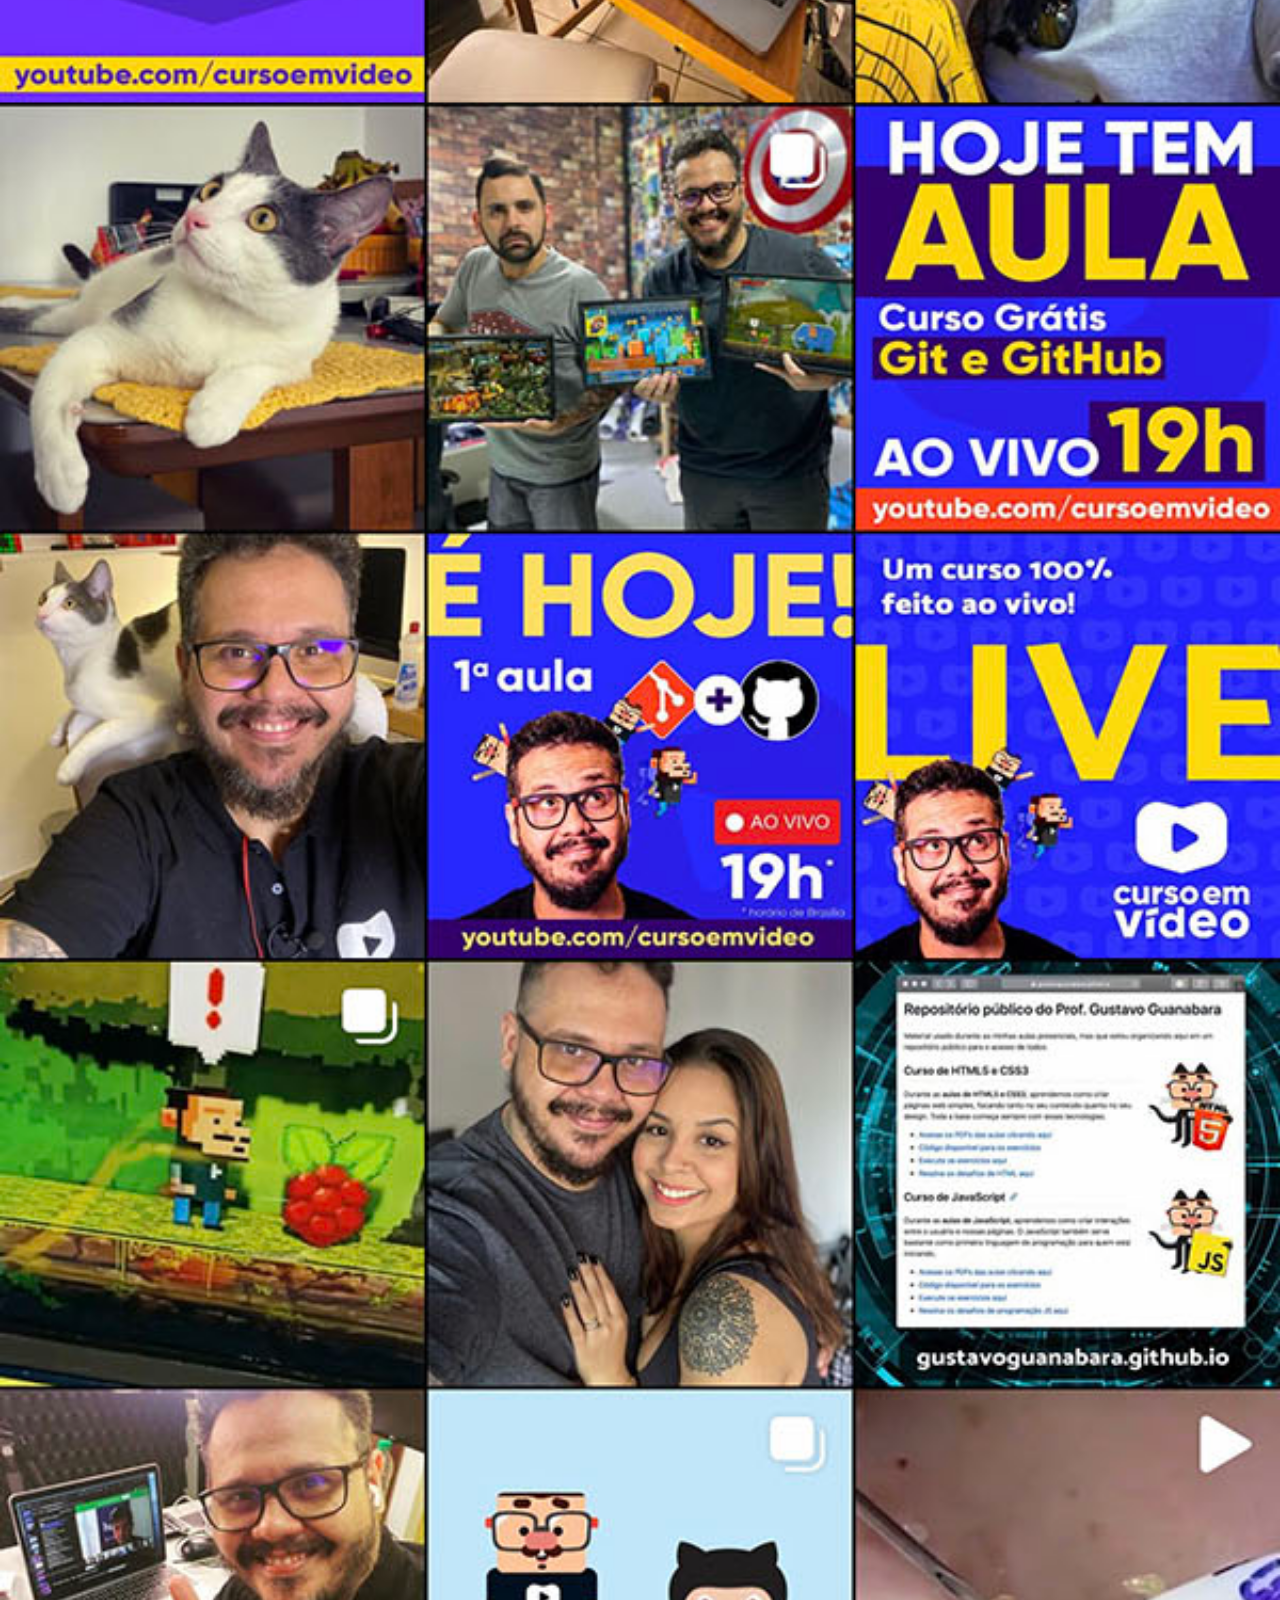
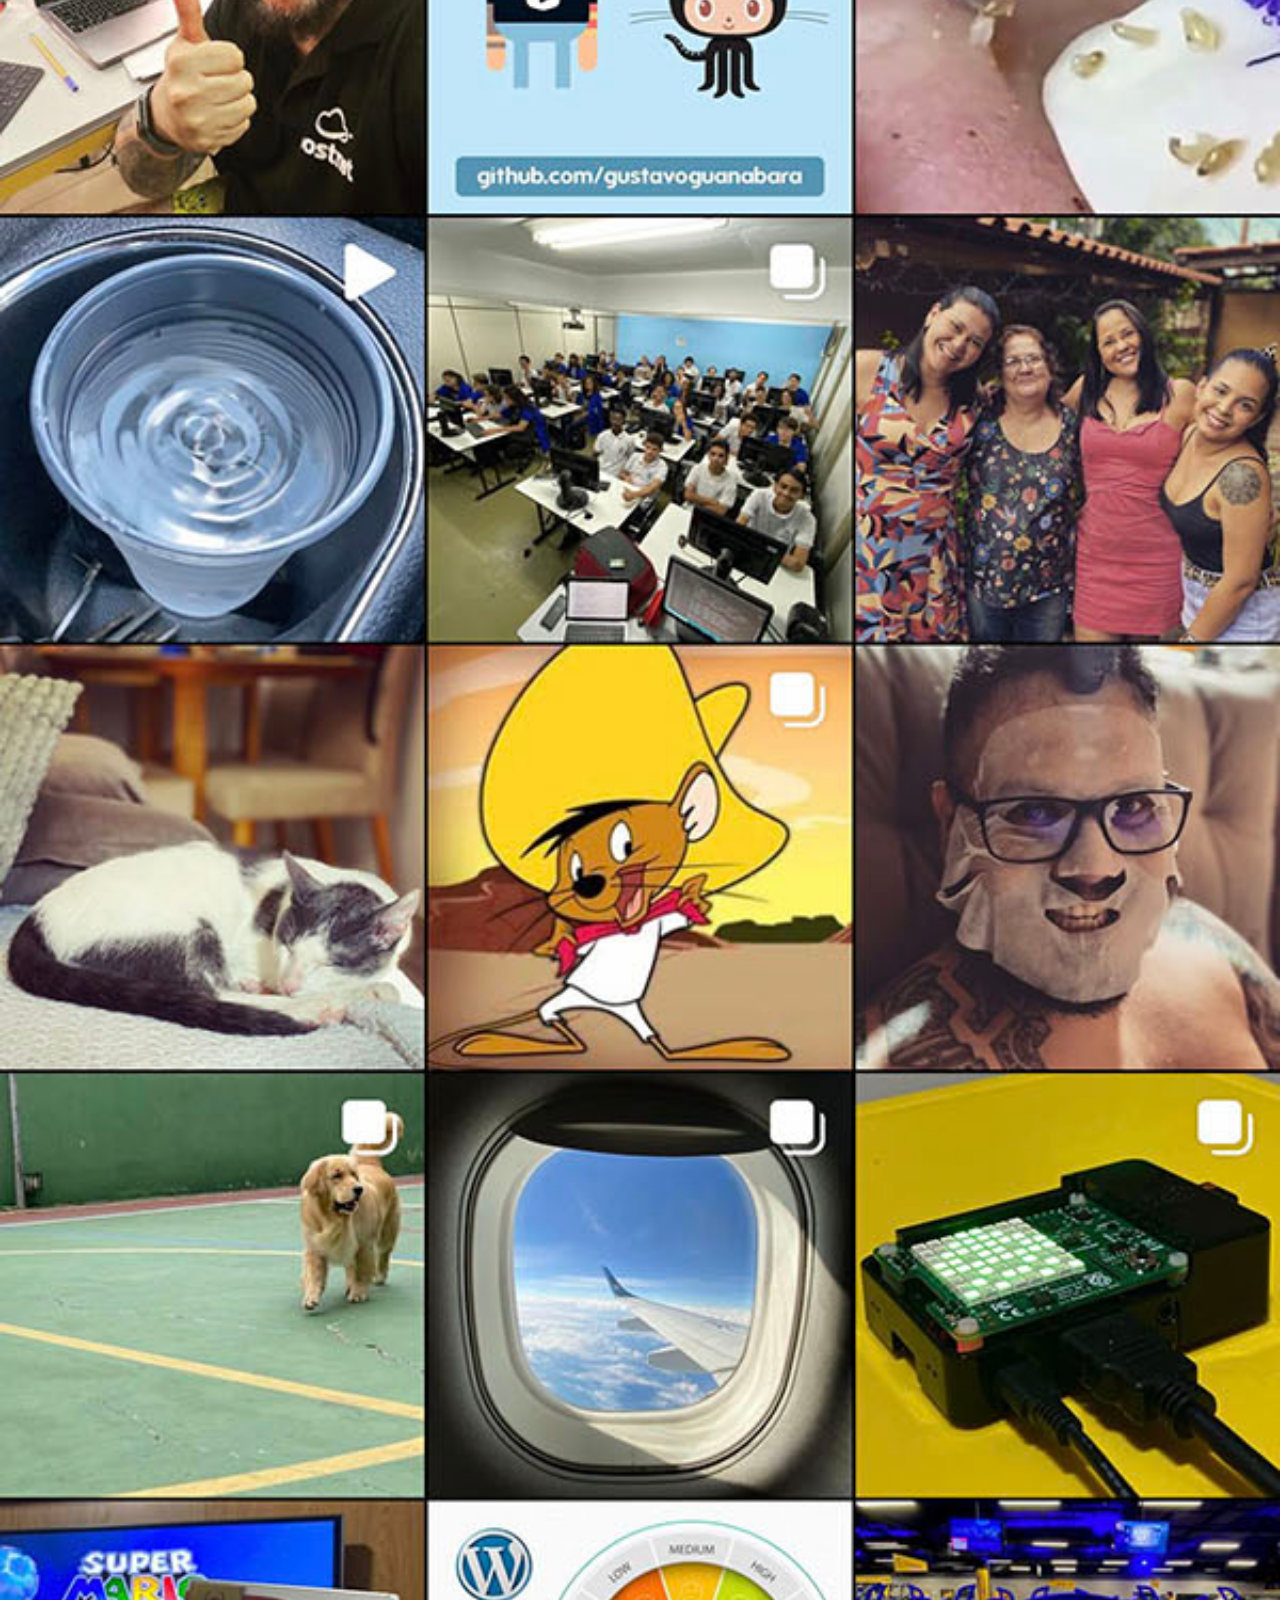
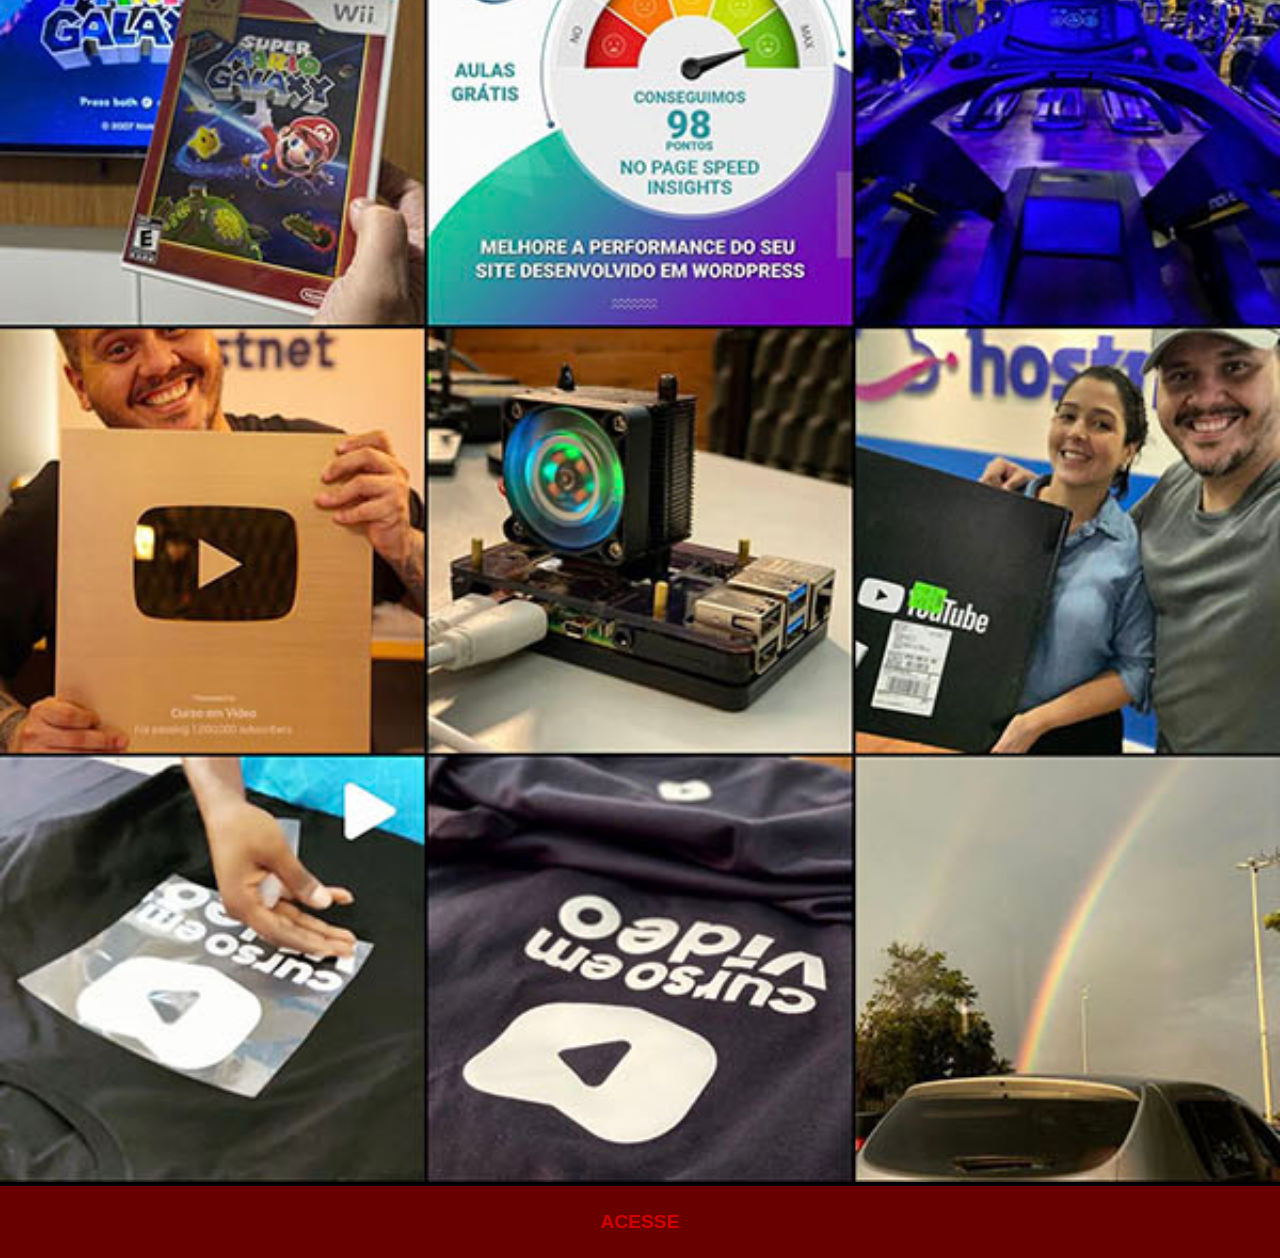
<file: instagram.html>
<!DOCTYPE html>
<html lang="pt-br">
<head>
    <meta charset="UTF-8">
    <meta name="viewport" content="width=device-width, initial-scale=1.0">
    <link rel="stylesheet" href="social.css">
    <title>Instagram</title>
</head>
<body>
    <img src="imagens/tela-instagram.jpg" alt="instagram">
    <a href="https://www.instagram.com/gustavoguanabara/" target="_blank">ACESSE</a>
</body>
</html>
</file>
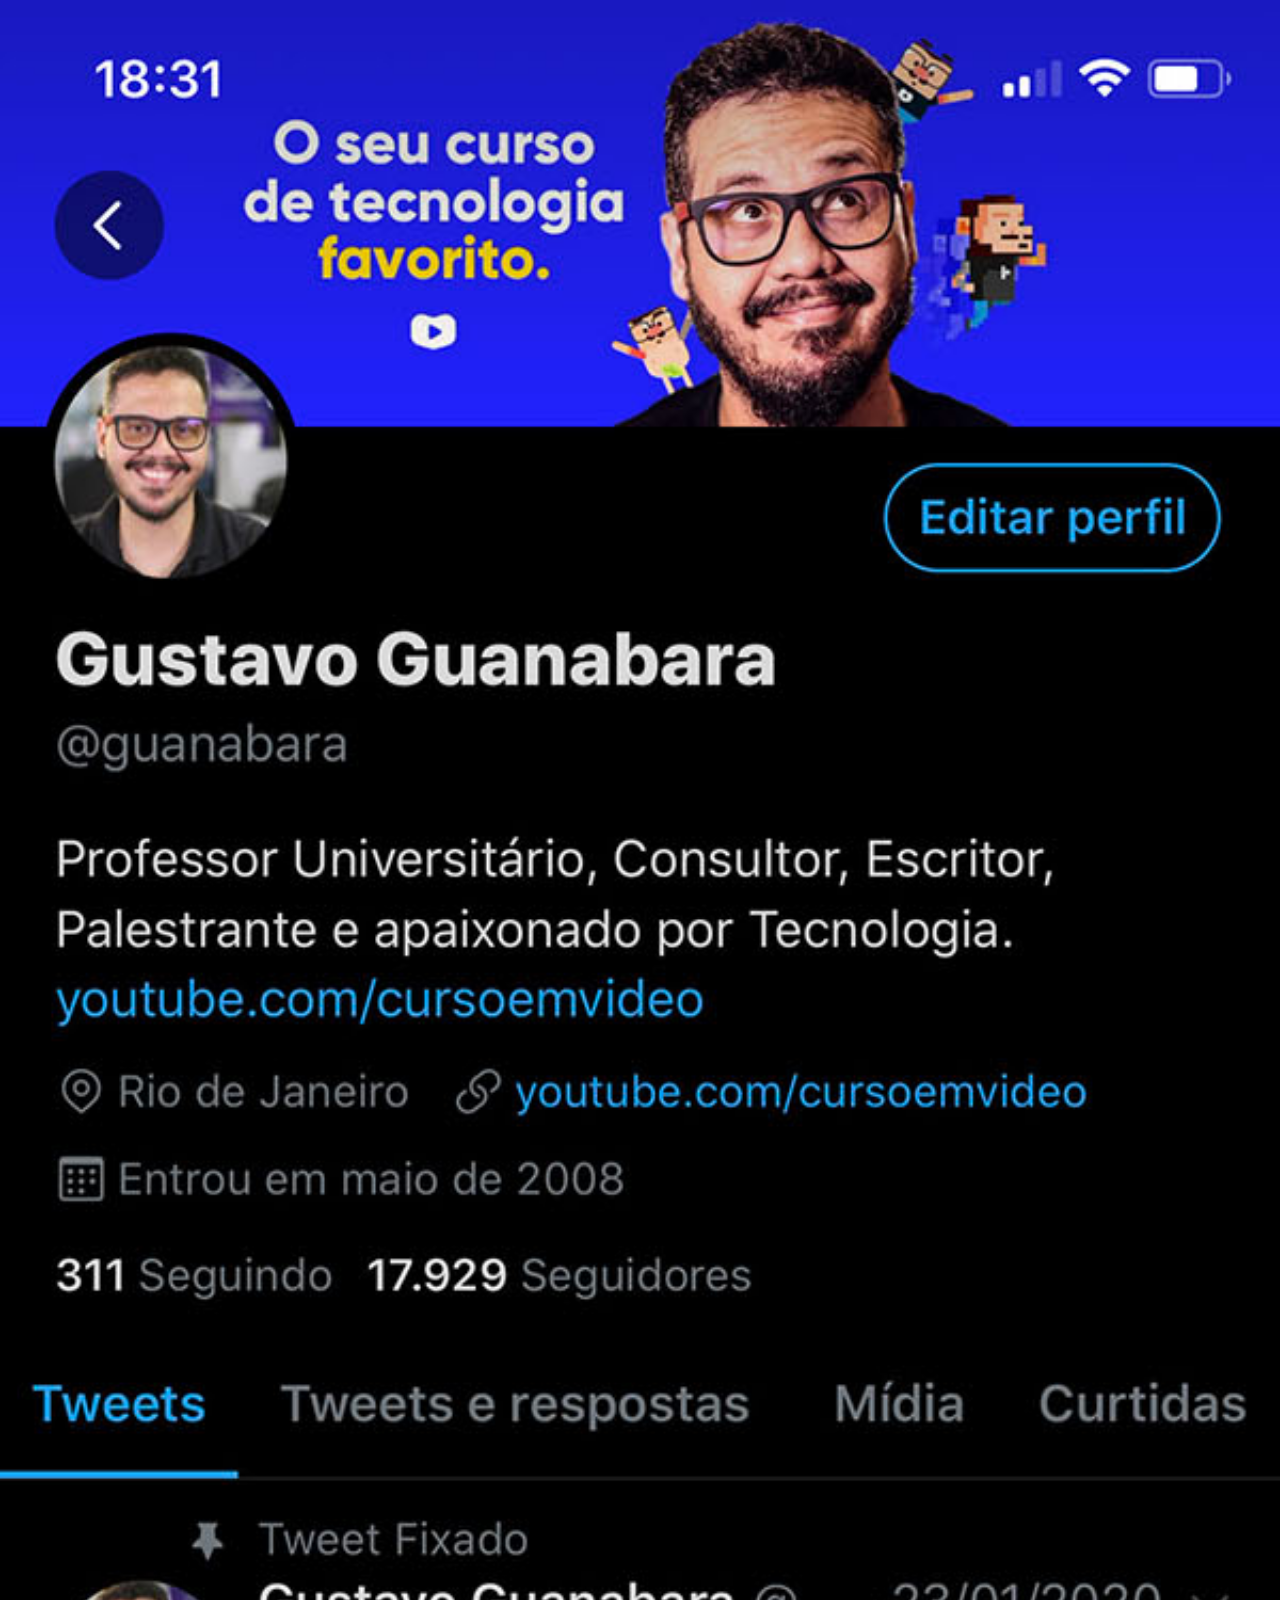
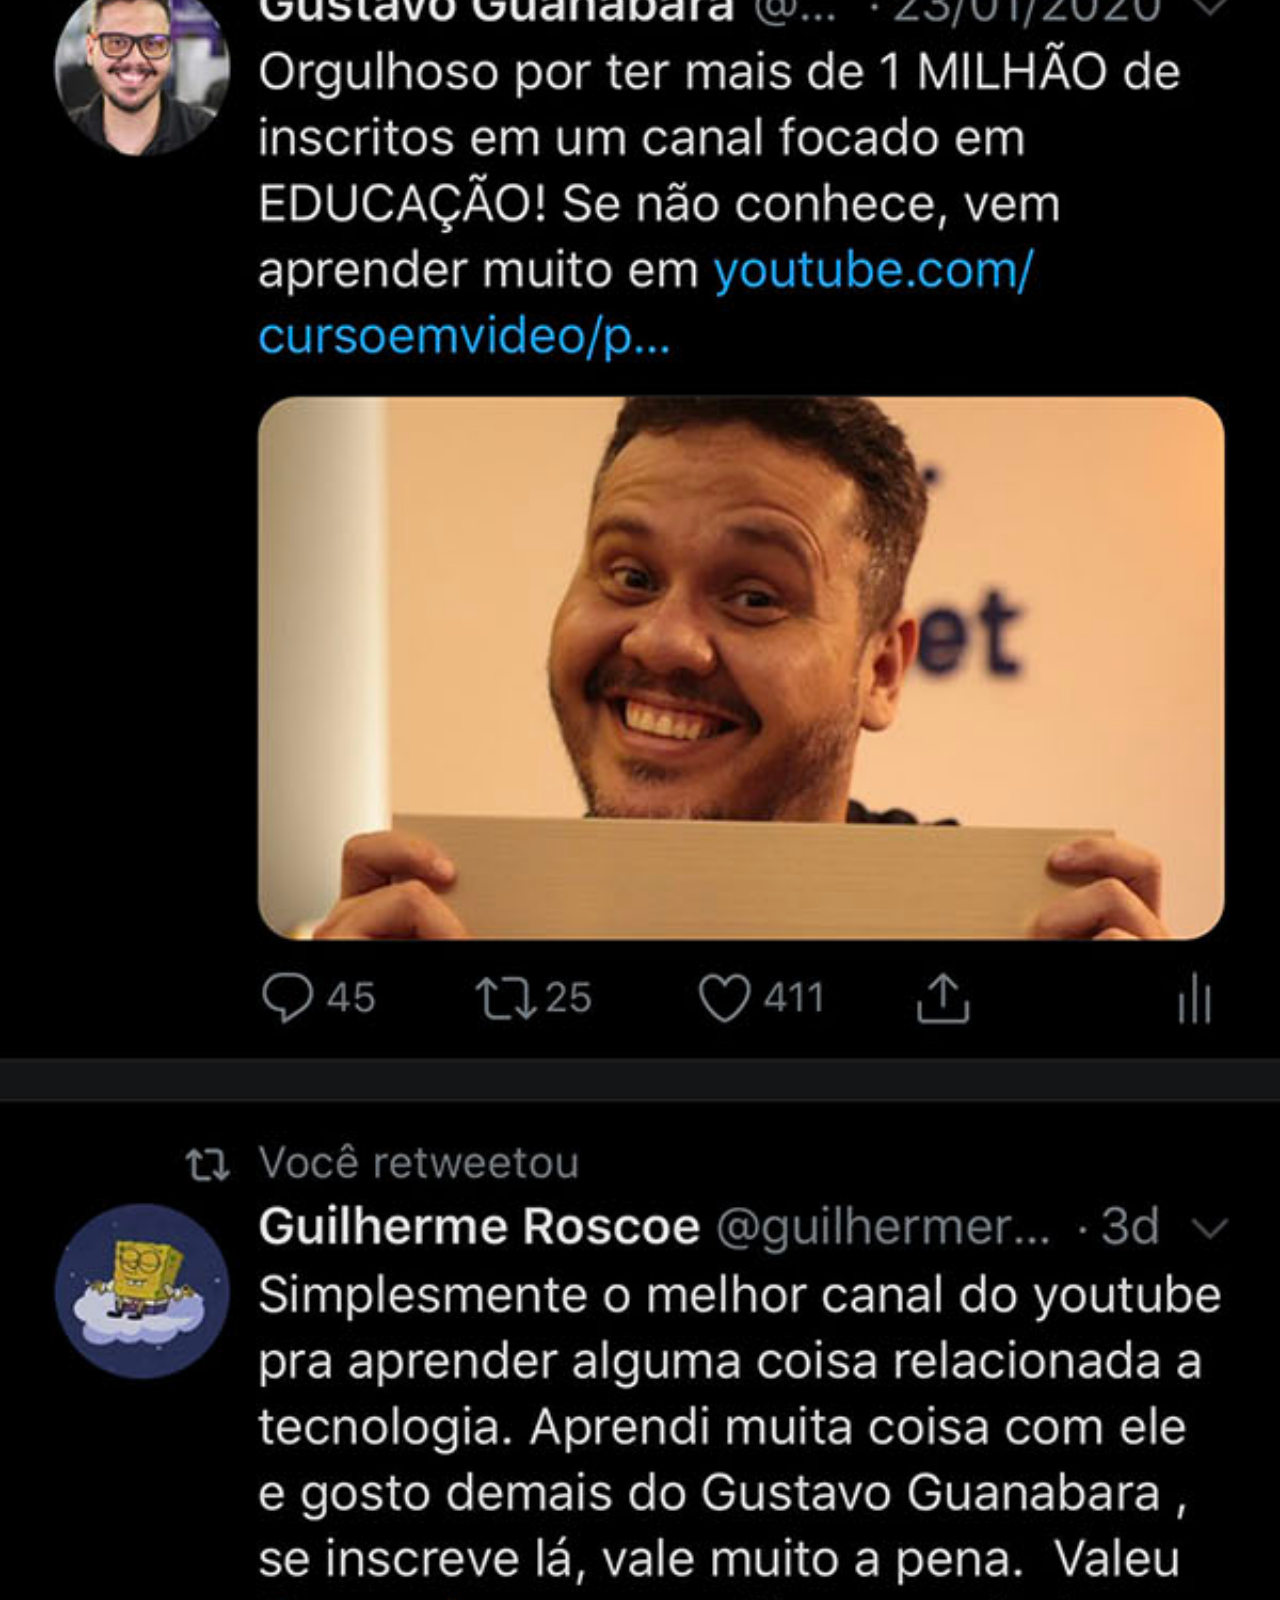
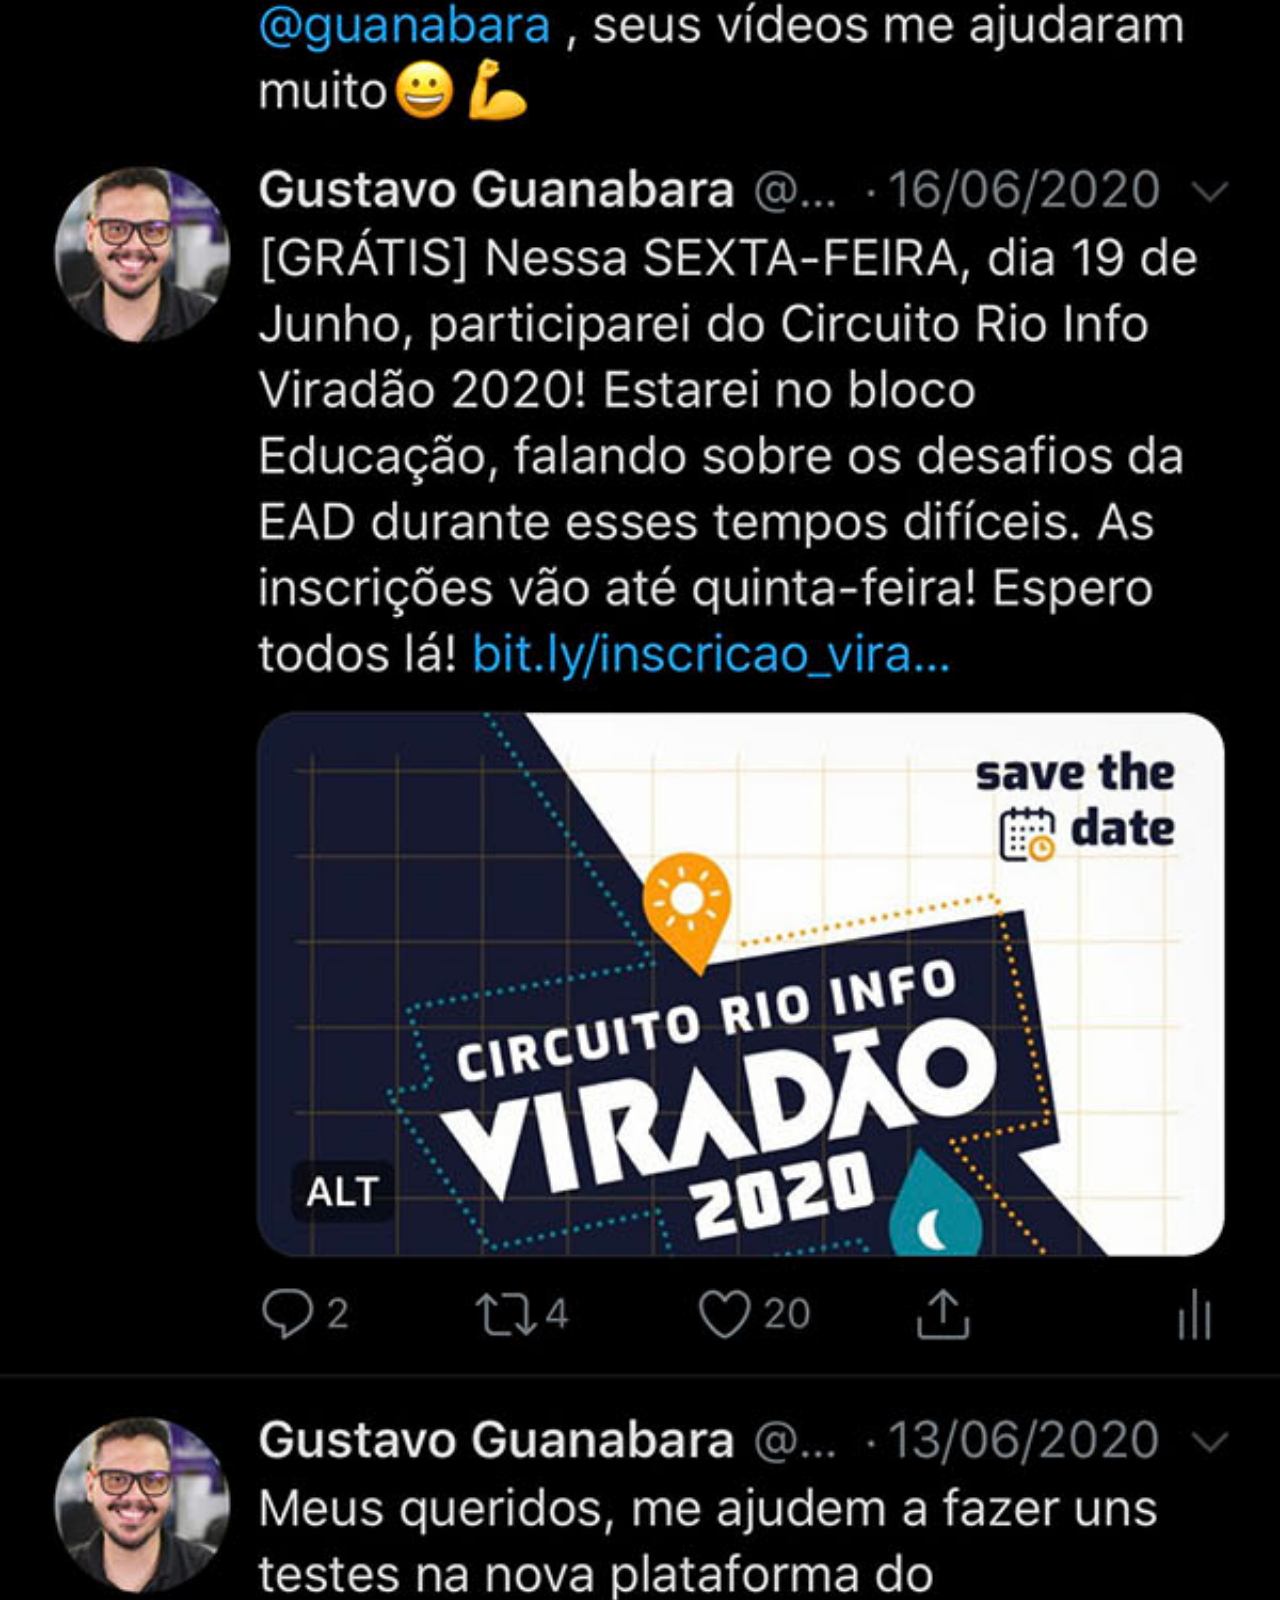
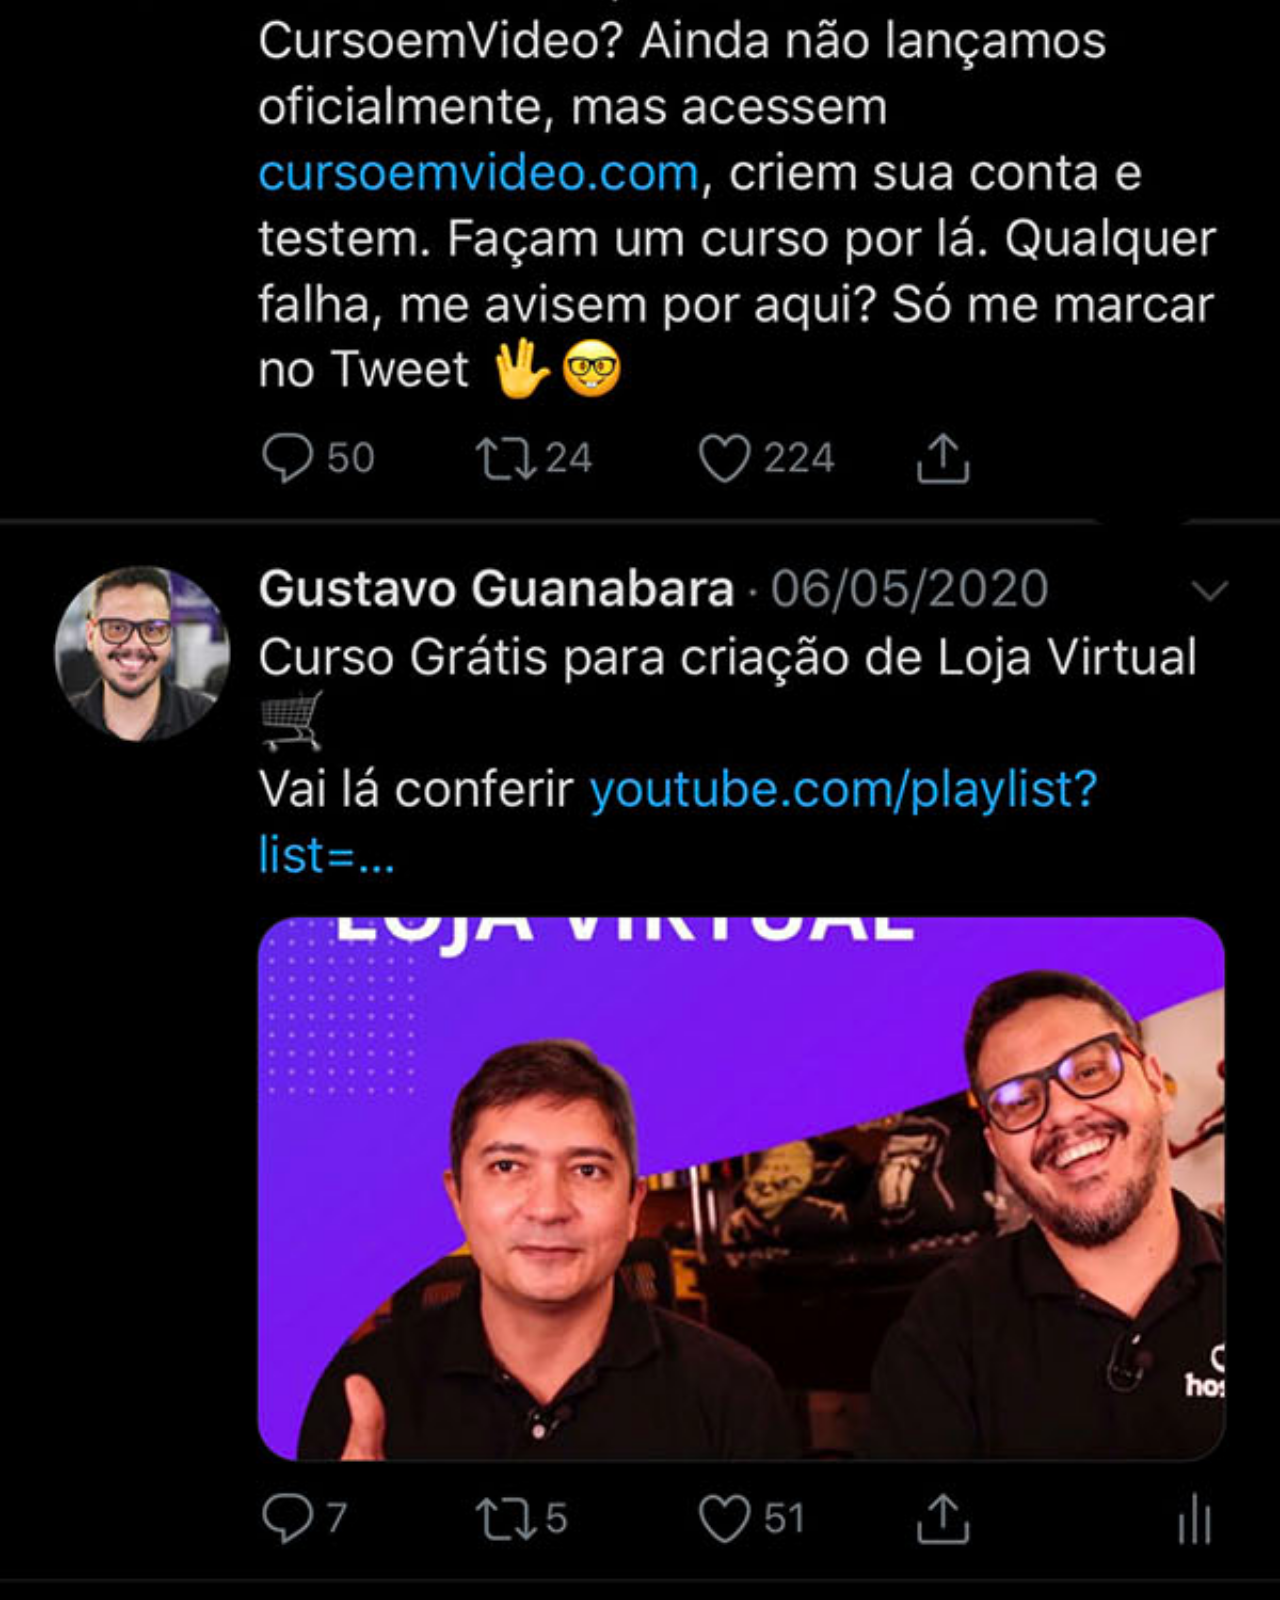
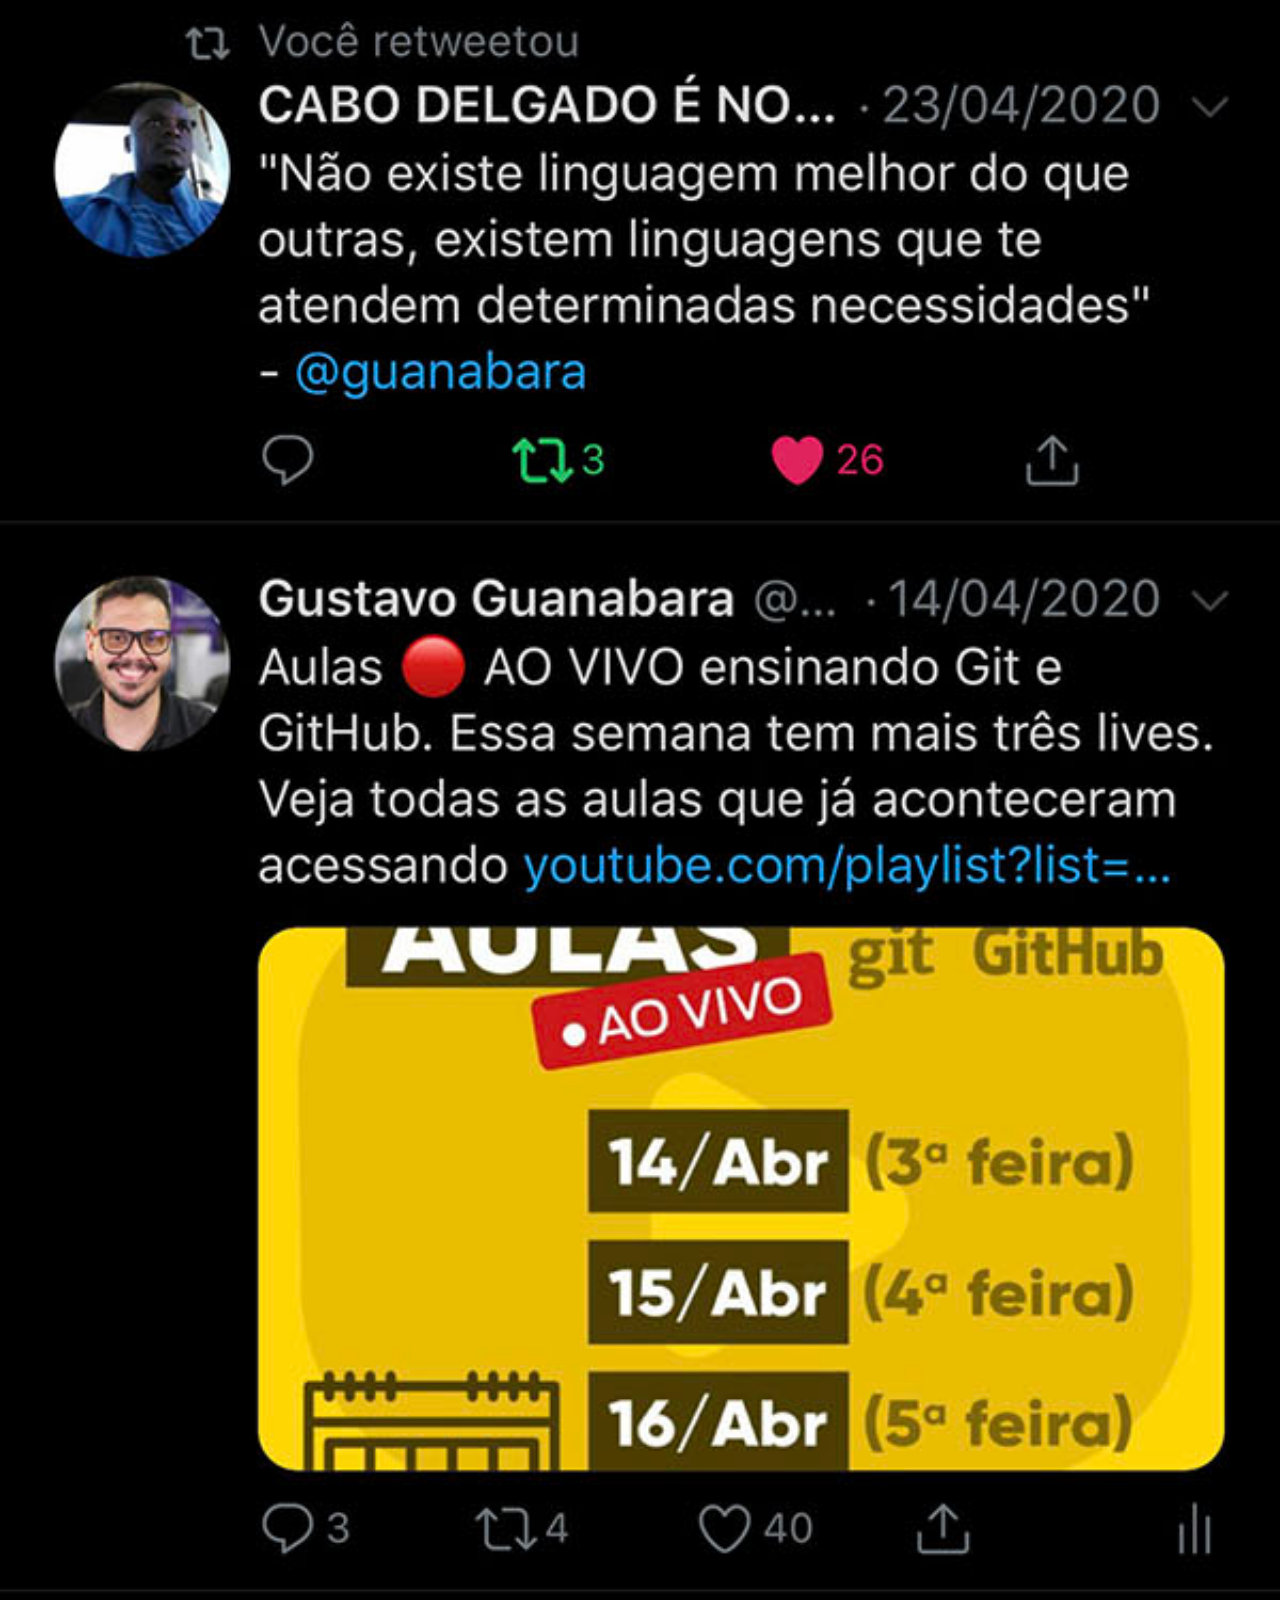
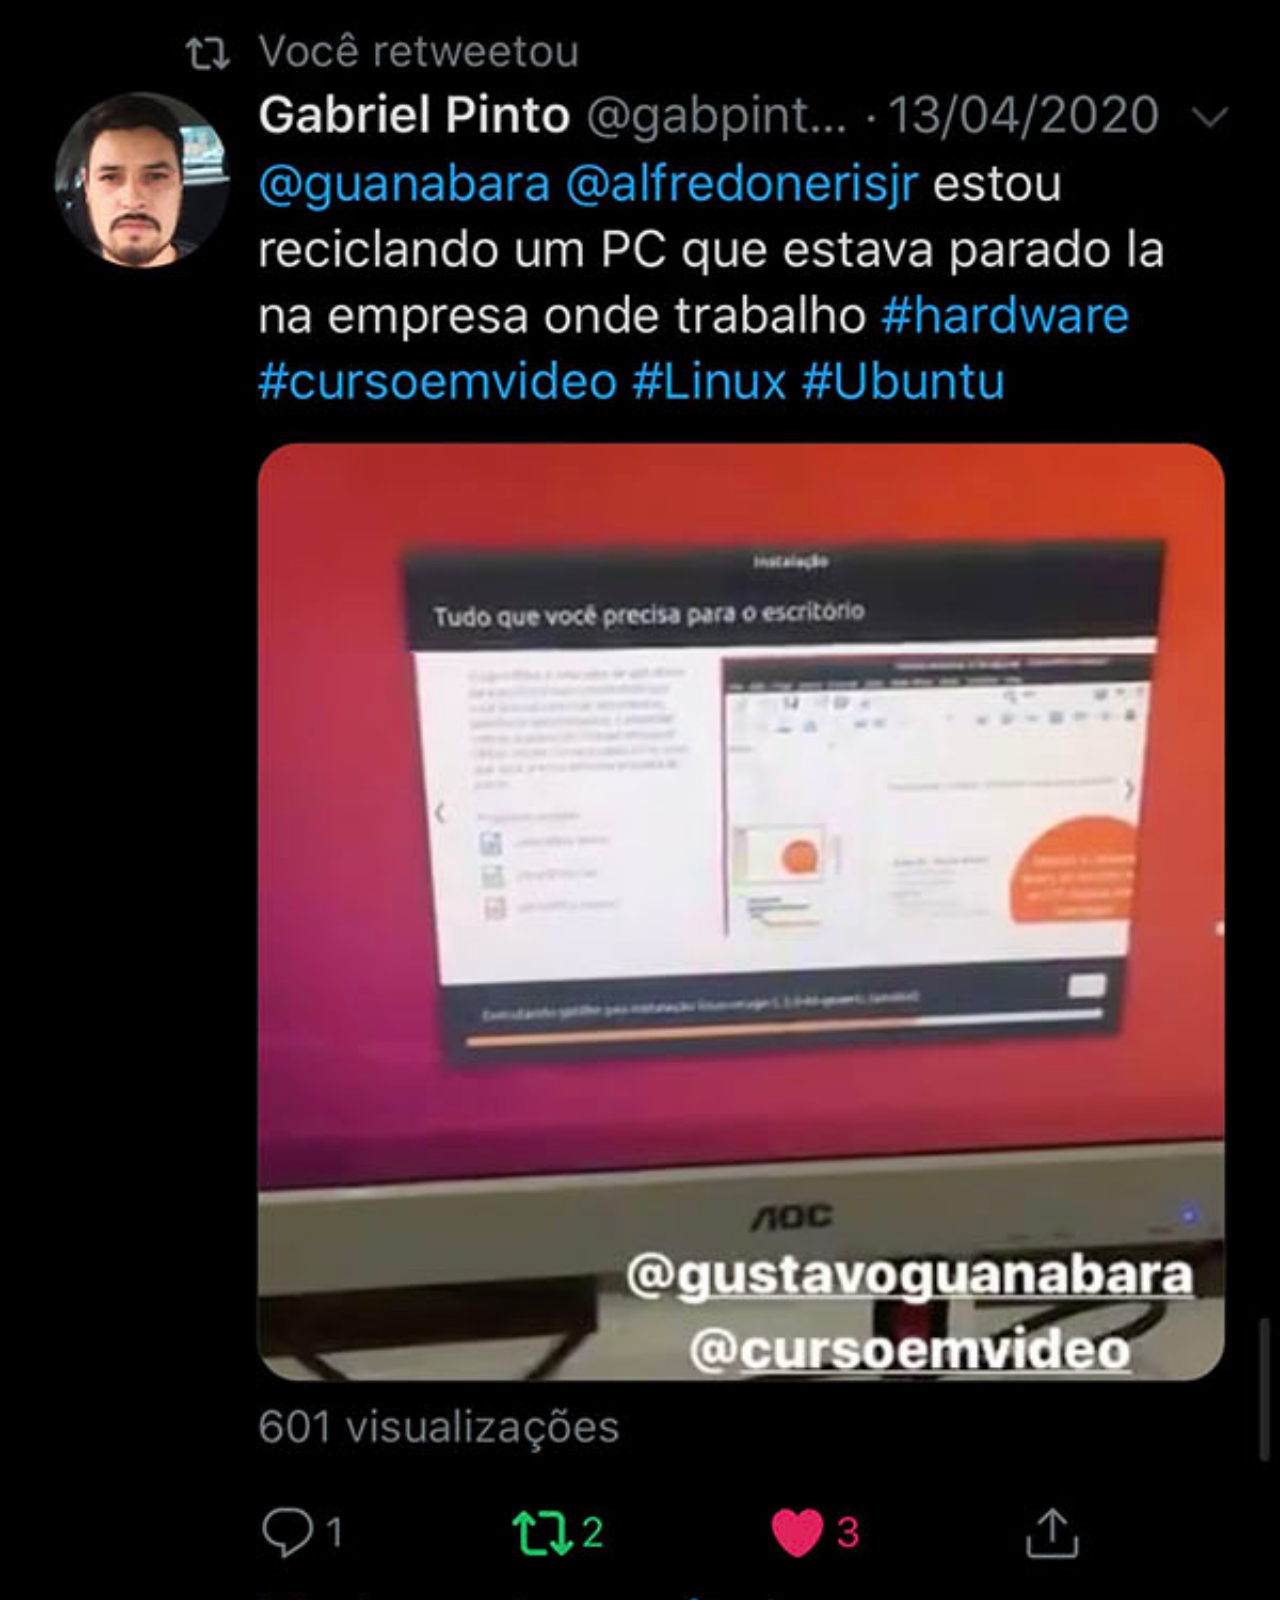
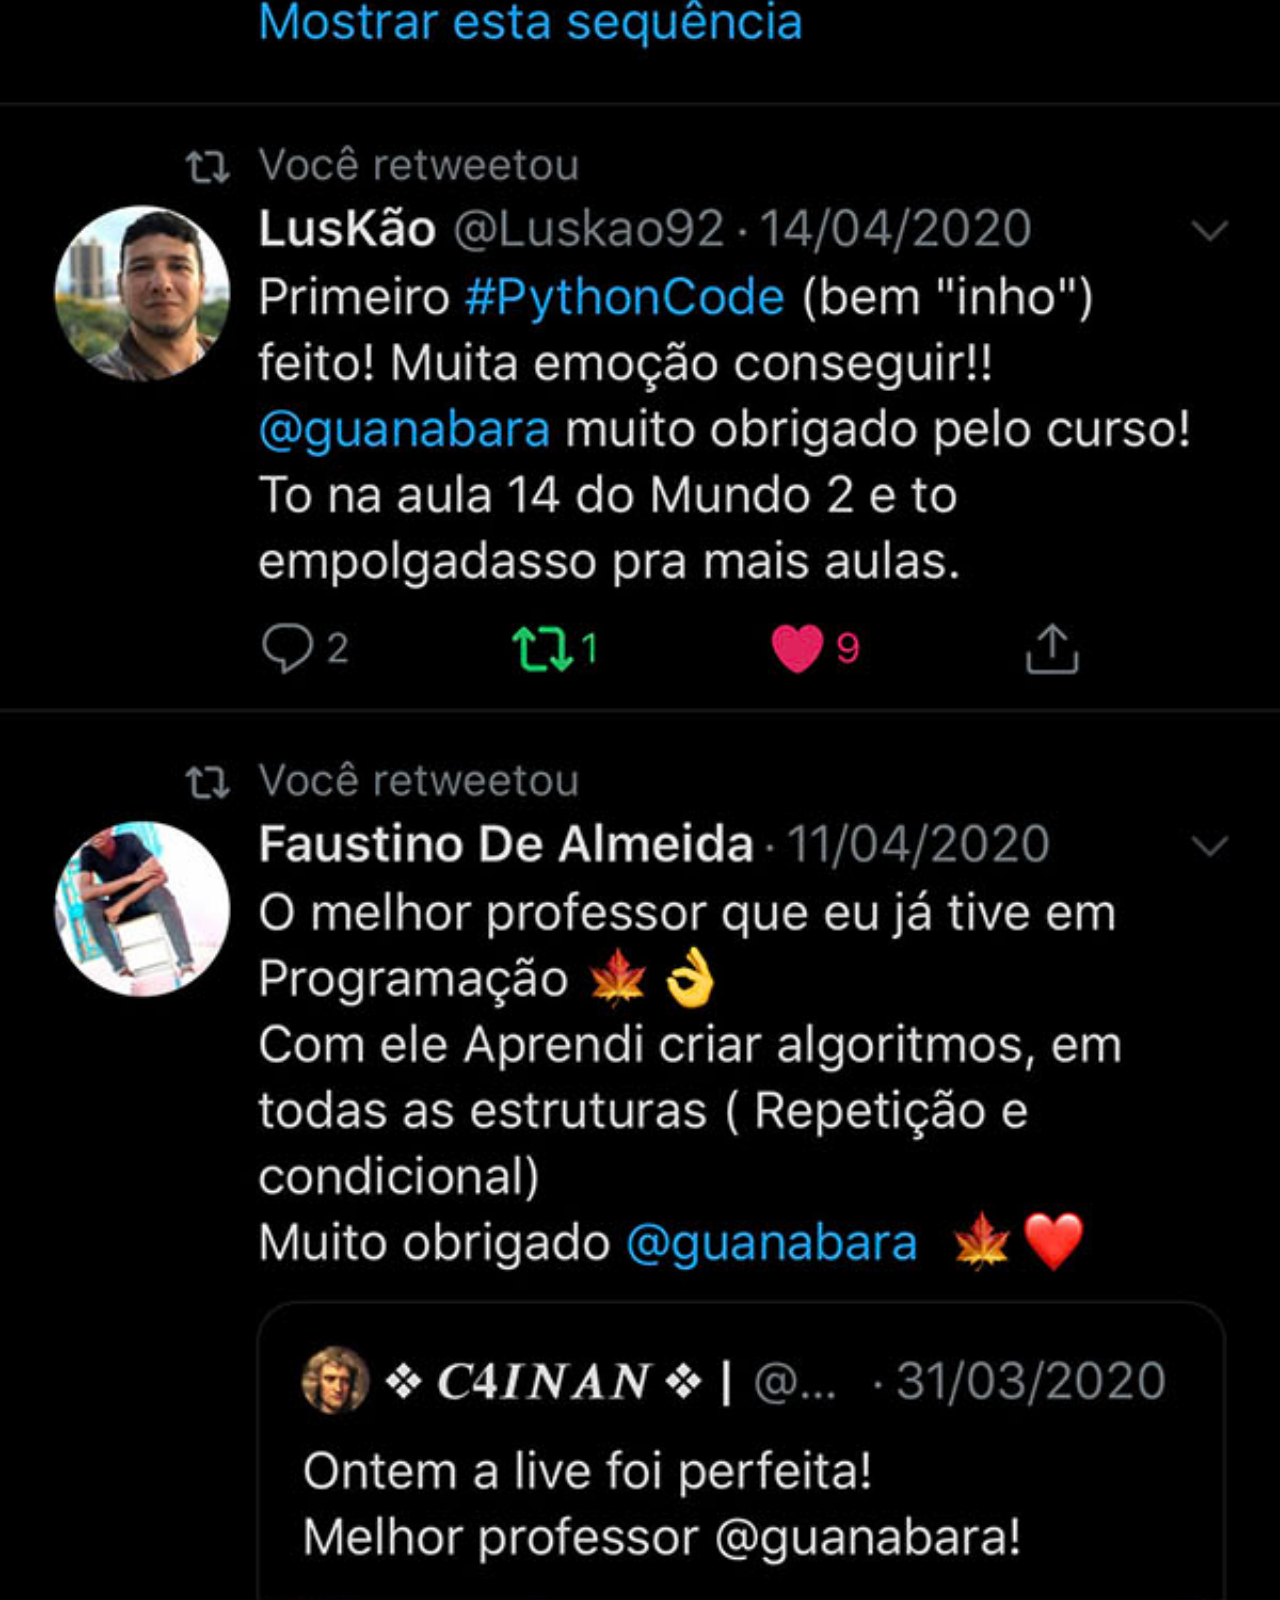
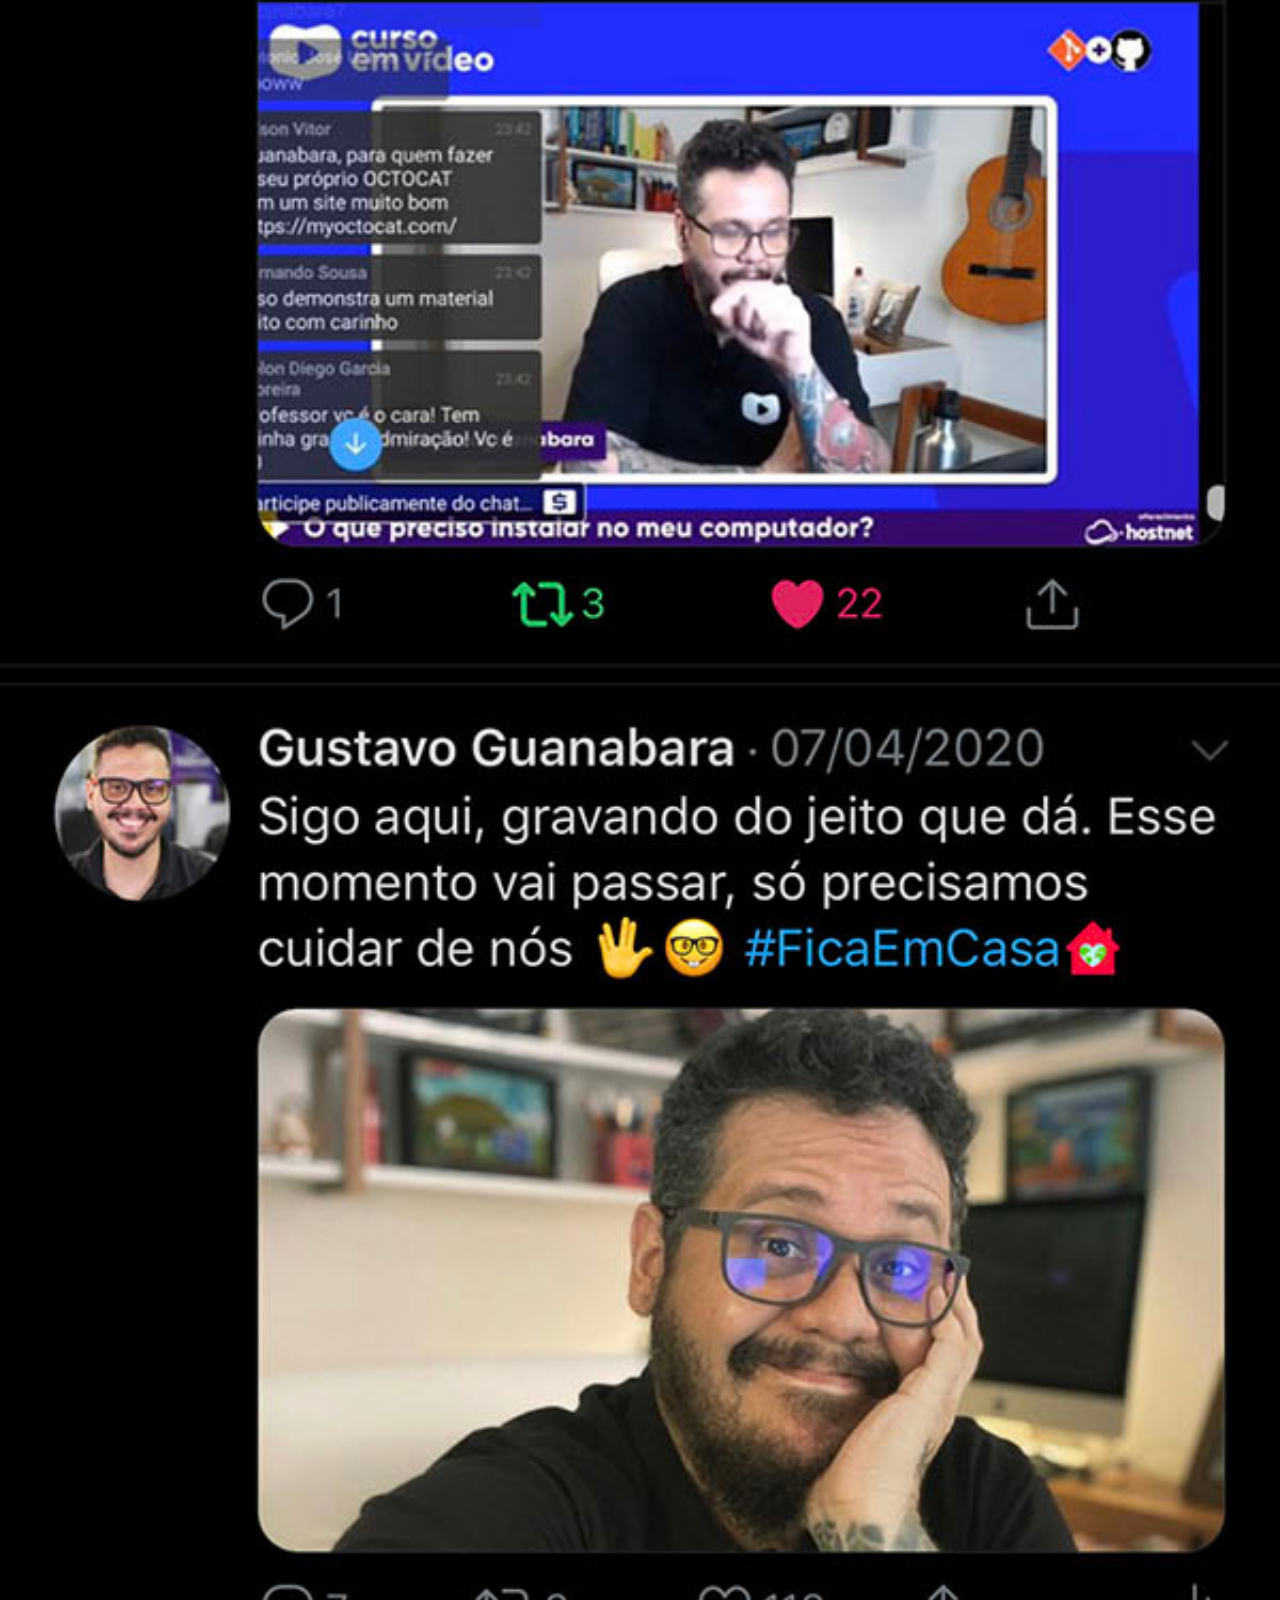
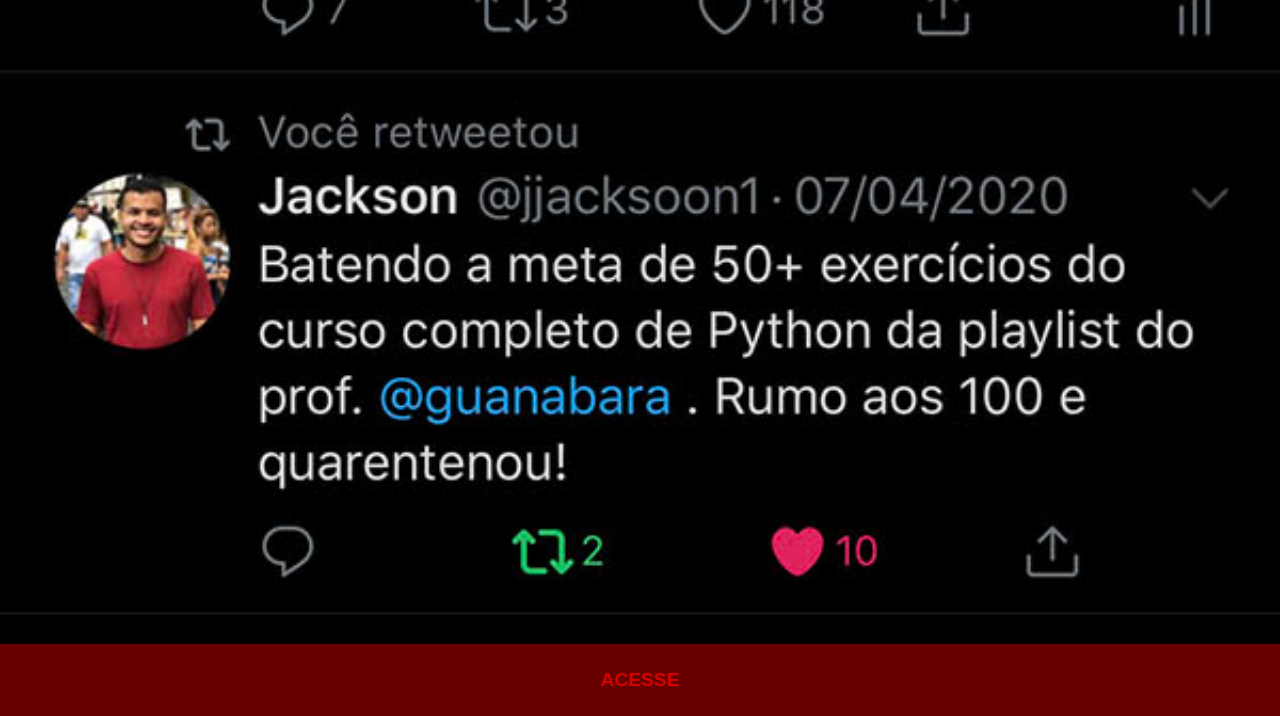
<file: twitter.html>
<!DOCTYPE html>
<html lang="pt-br">
<head>
    <meta charset="UTF-8">
    <meta name="viewport" content="width=device-width, initial-scale=1.0">
    <link rel="stylesheet" href="social.css">
    <title>Instagram</title>
</head>
<body>
    <img src="imagens/tela-twitter.jpg" alt="twitter">
    <a href="https://x.com/guanabara" target="_blank">ACESSE</a>
</body>
</html>
</file>
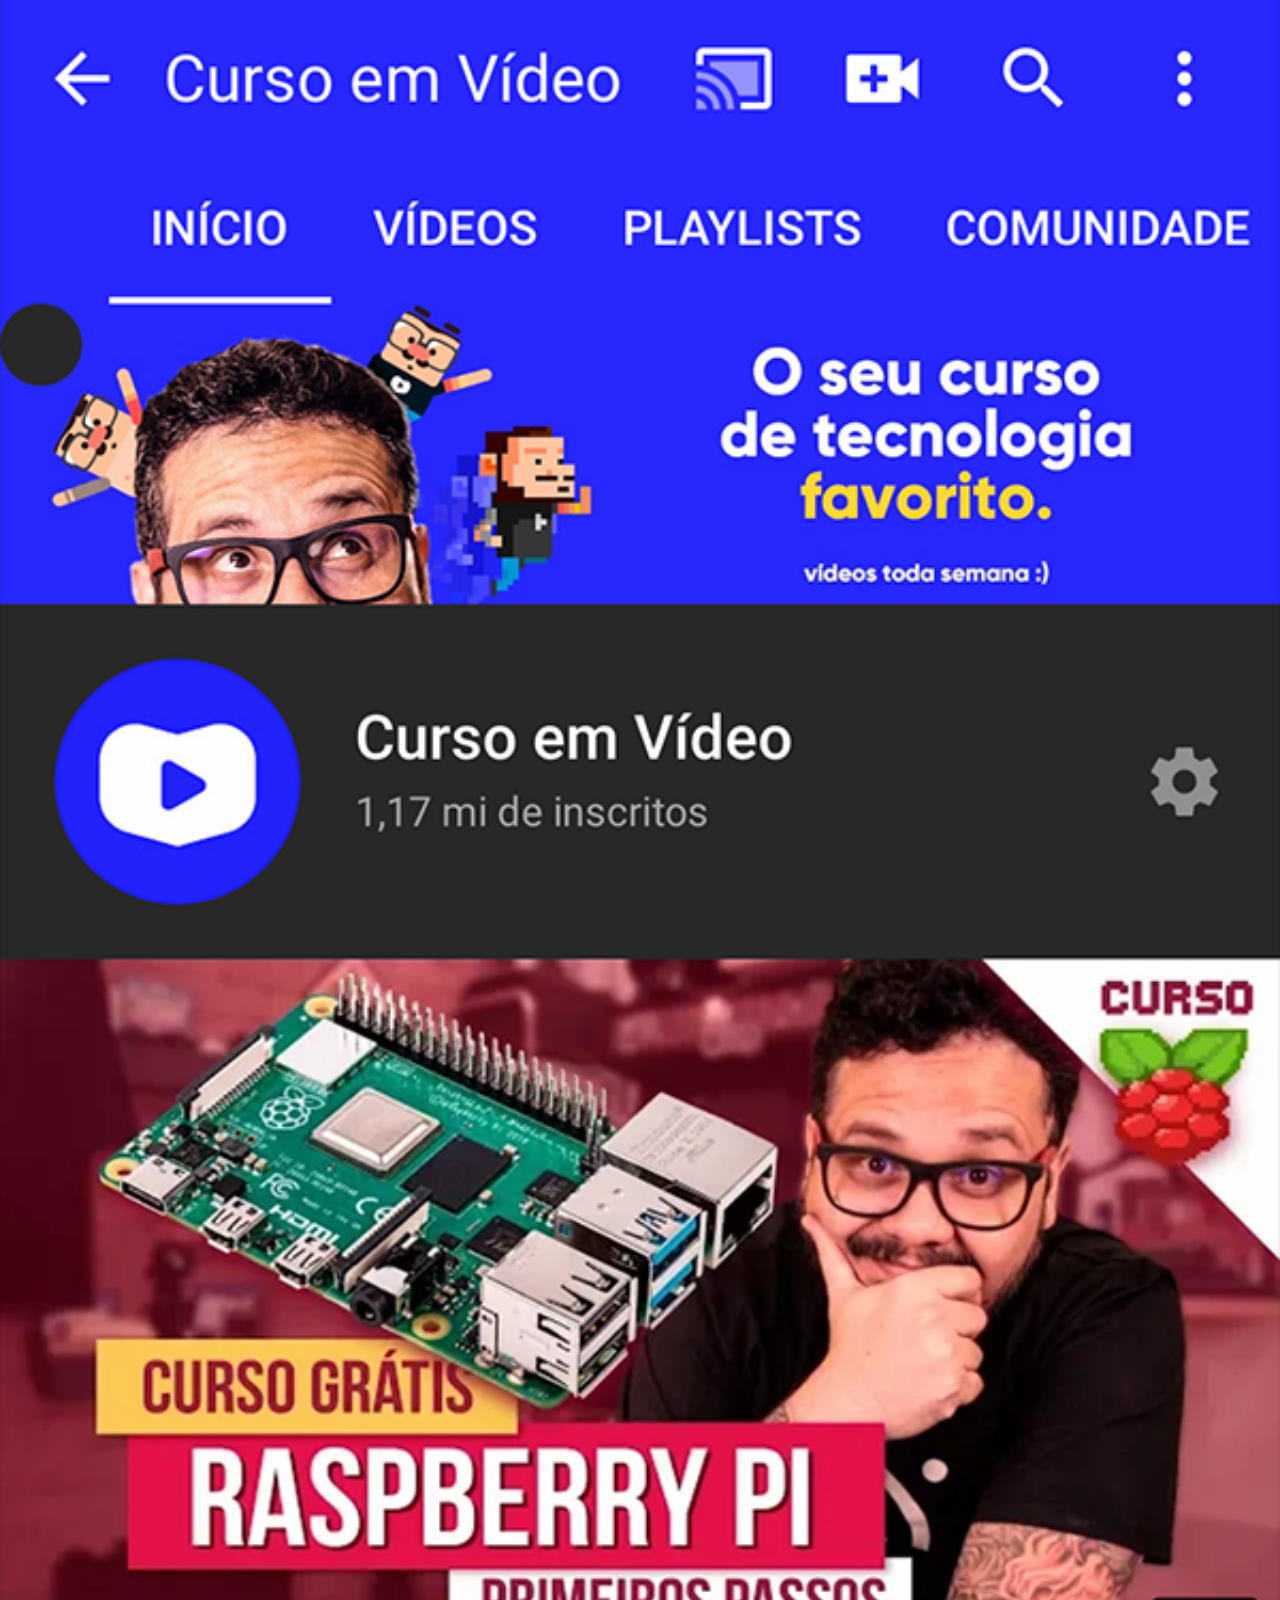
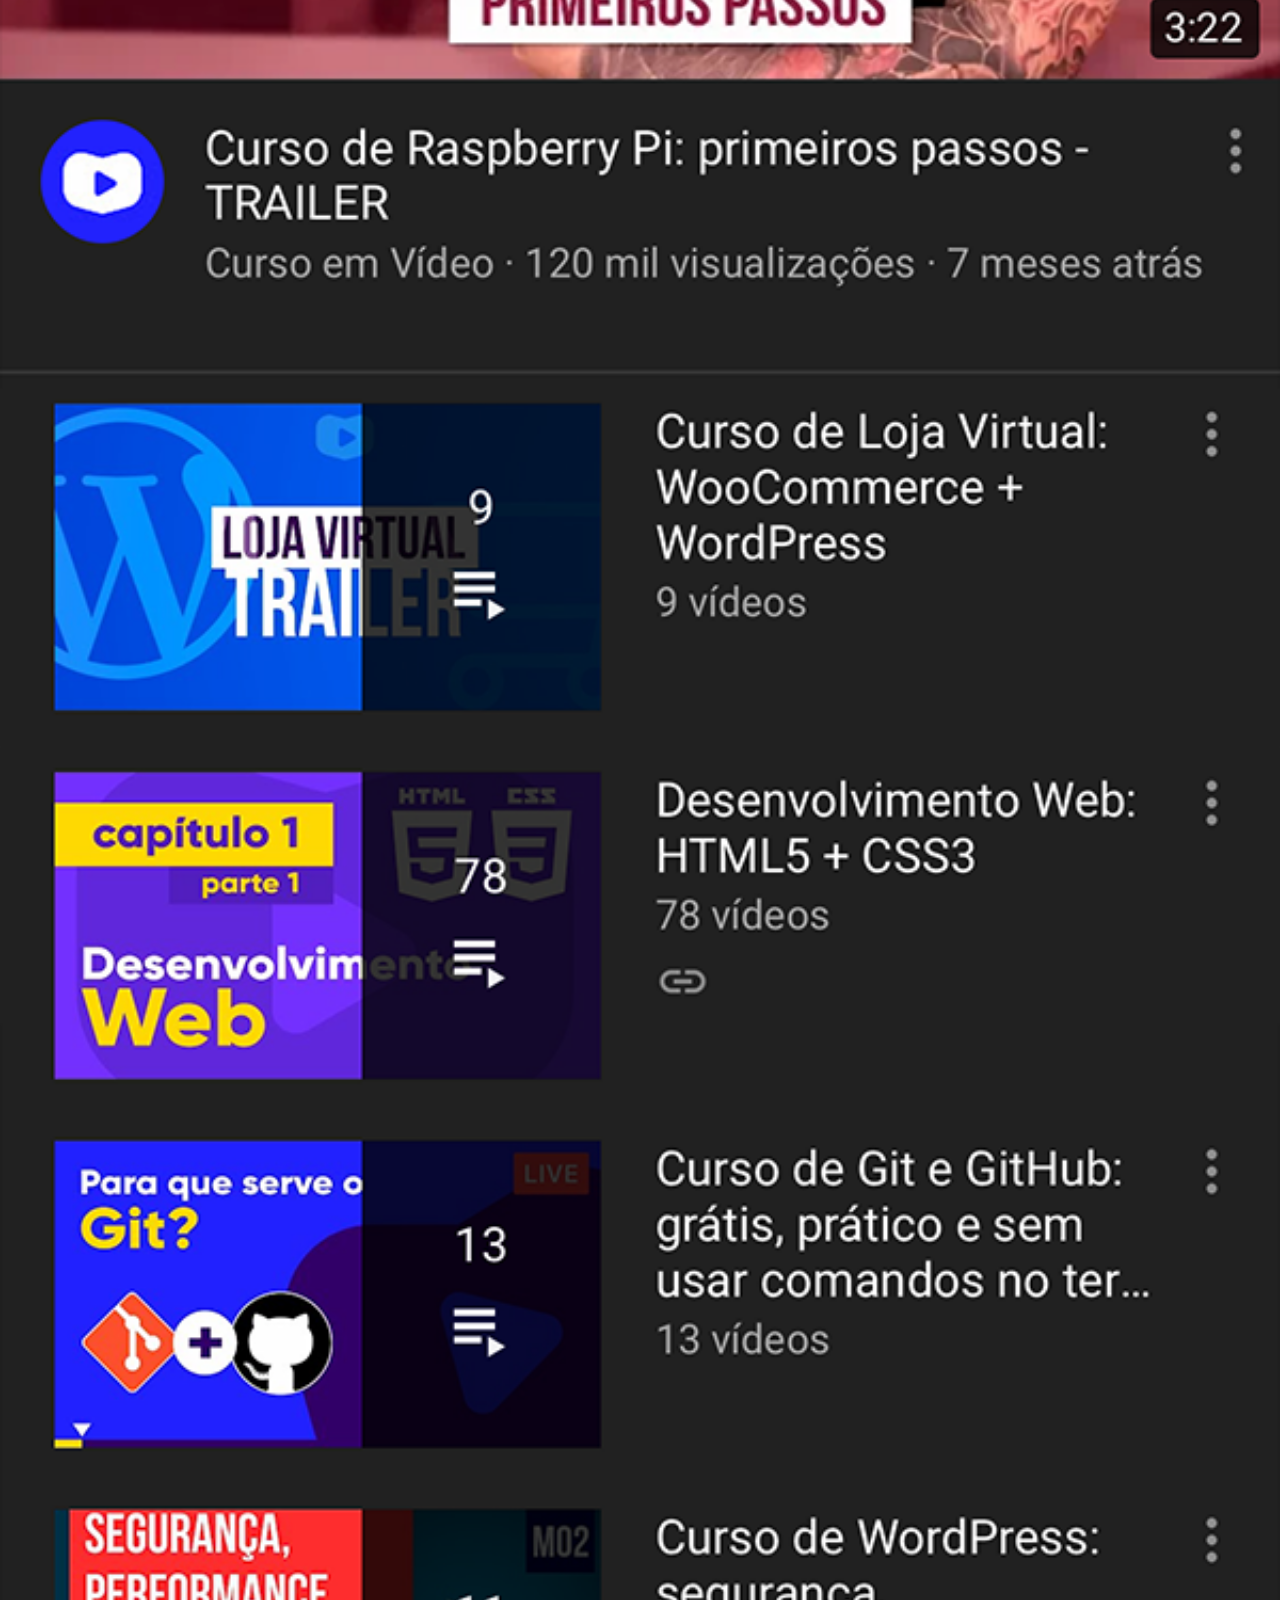
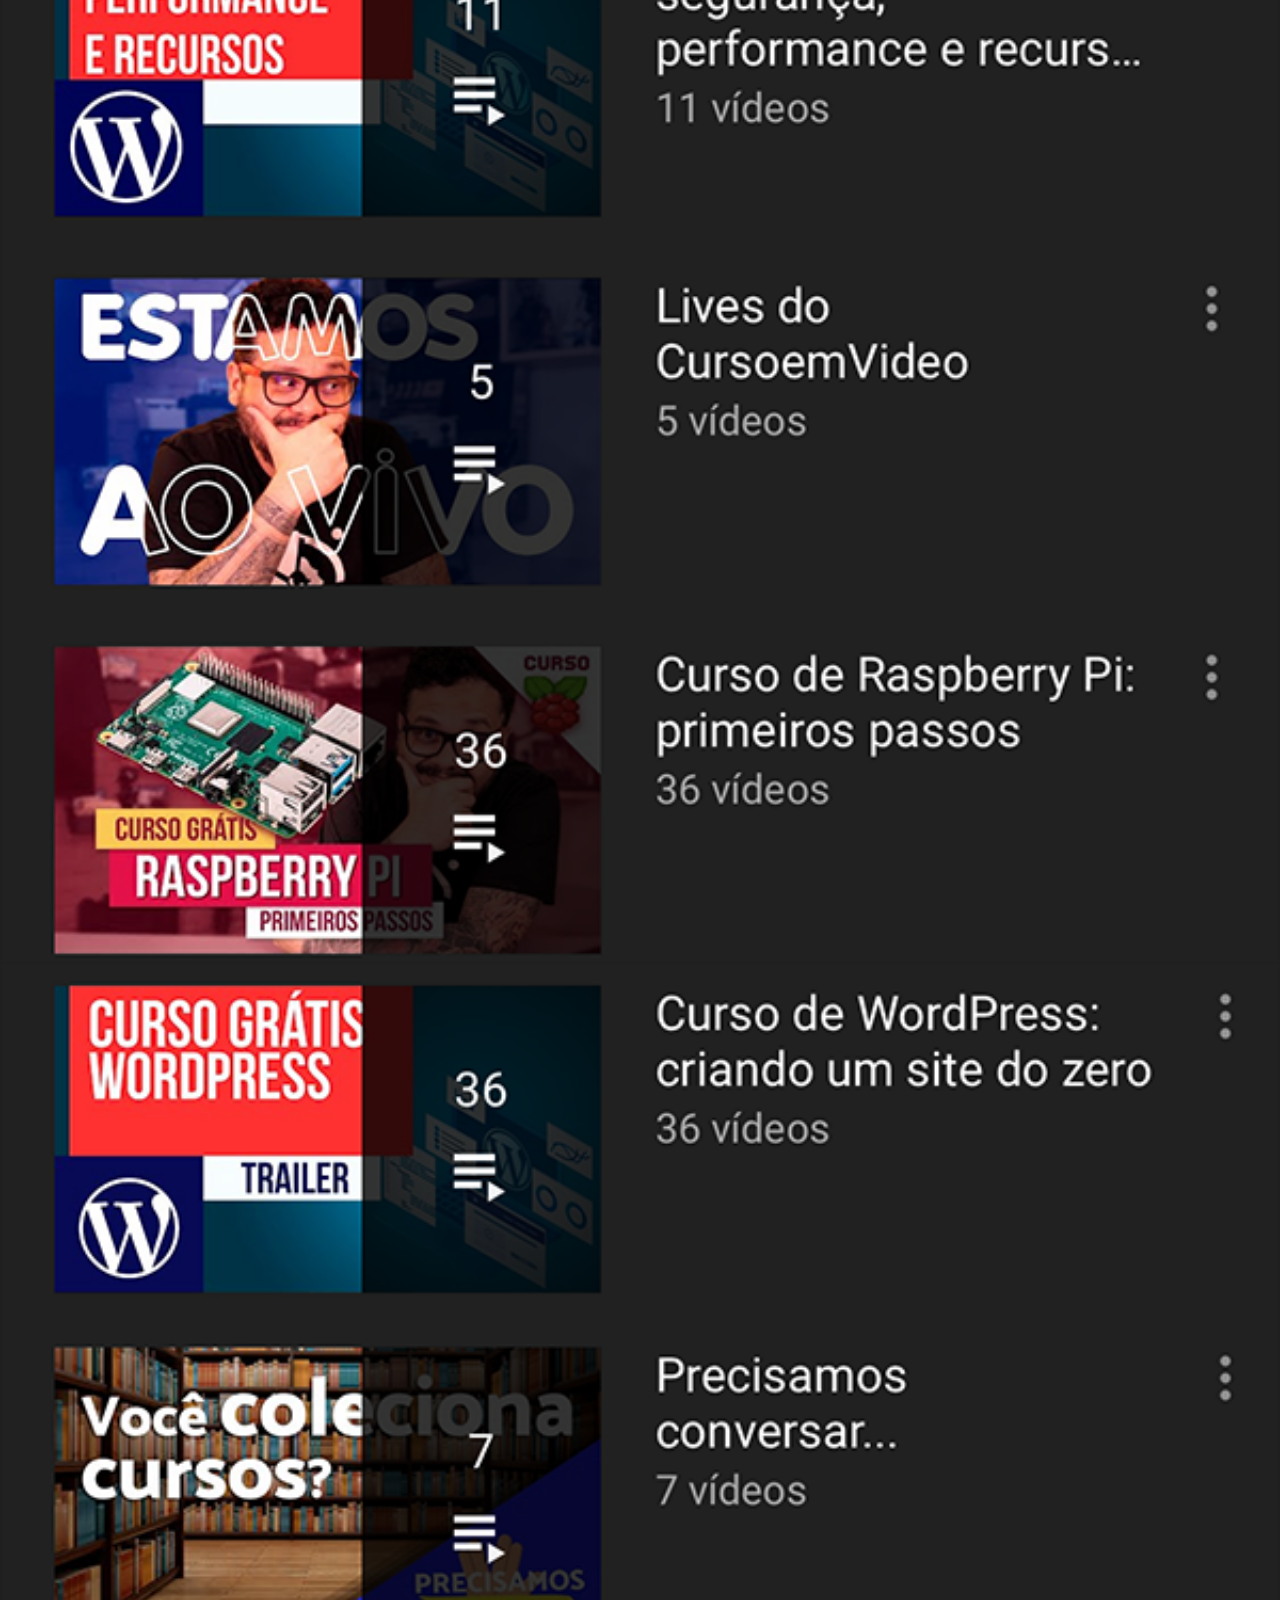
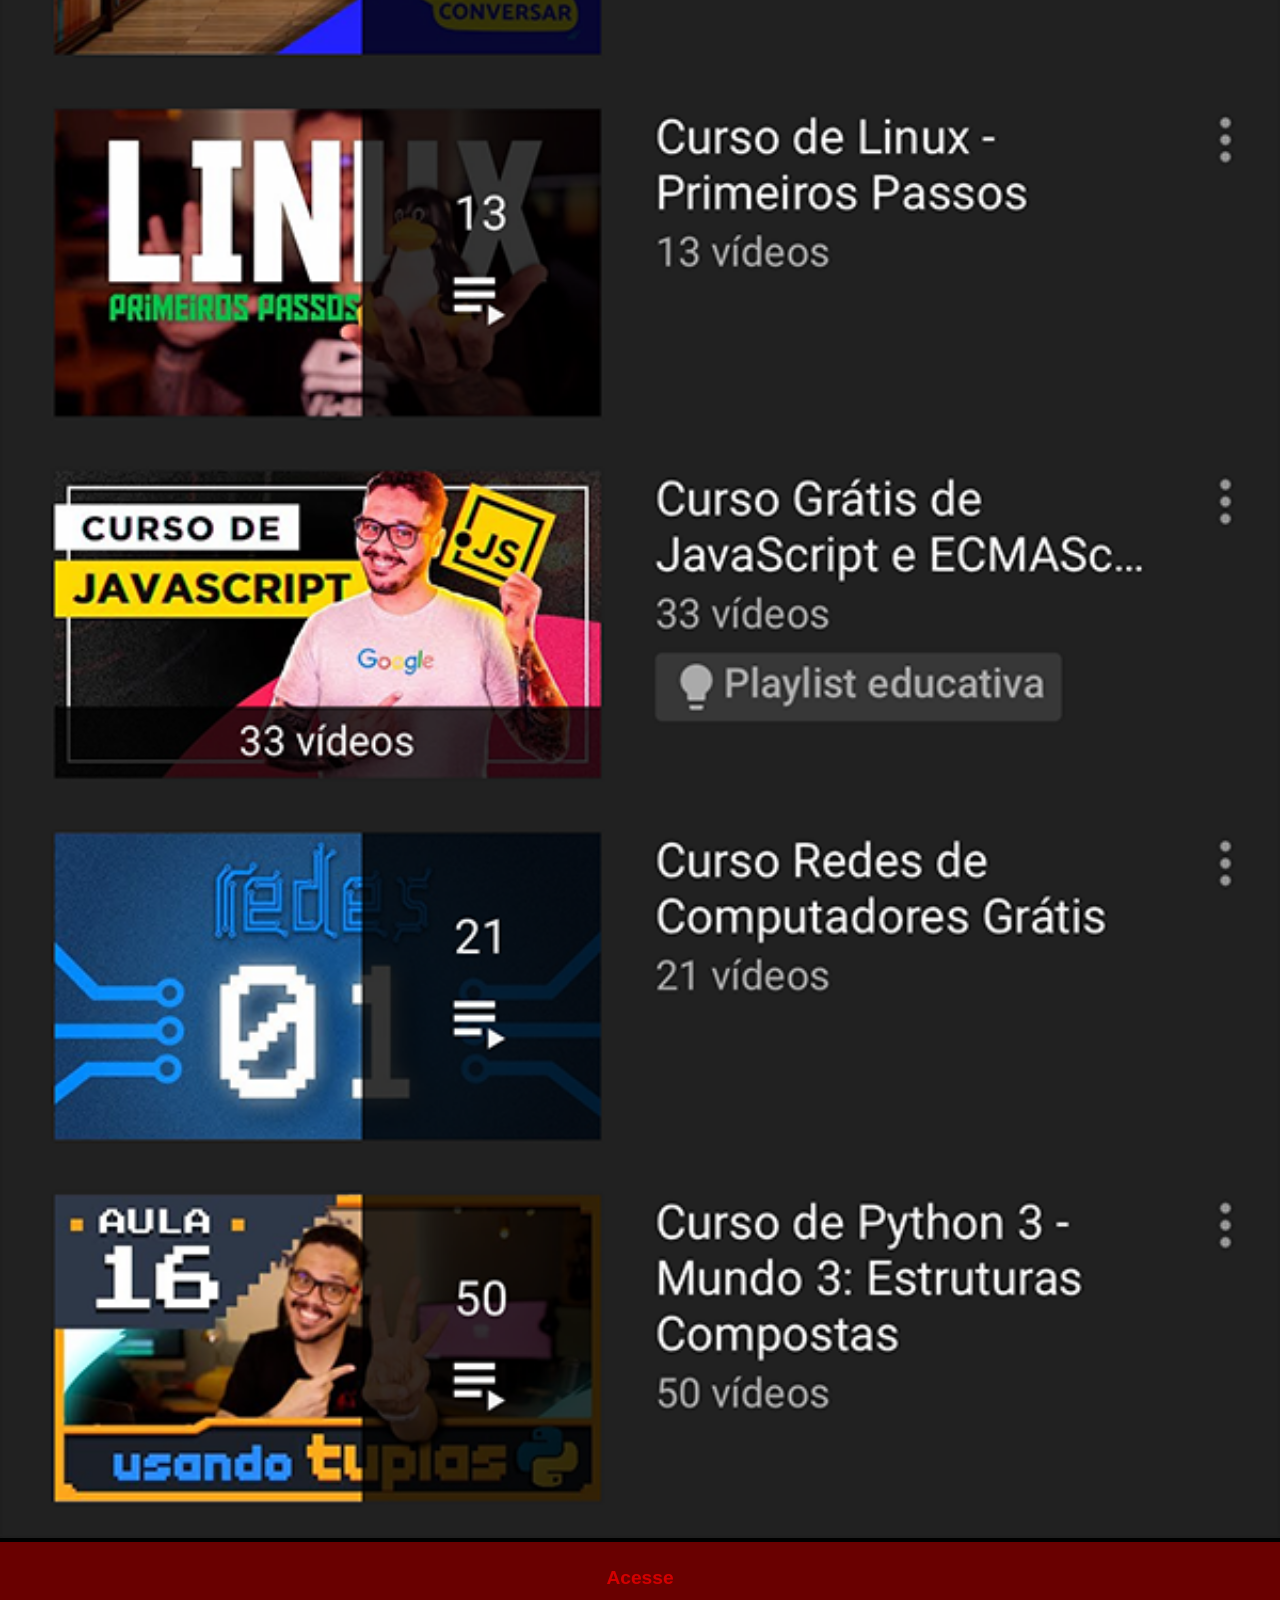
<file: youtube.html>
<!DOCTYPE html>
<html lang="pt-br">
<head>
    <meta charset="UTF-8">
    <meta name="viewport" content="width=device-width, initial-scale=1.0">
    <link rel="stylesheet" href="social.css">
    <title>Youtube</title>
</head>
<body>
    <img src="imagens/tela-youtube.png" alt="youtube">
    <a href="https://www.youtube.com/@cursoemvideo" target="_blank">Acesse</a>
</body>
</html>
</file>
<file: estilos/style.css>
@charset "UTF-8";

*{
  margin: 0px;
  padding: 0px;
  font-family: Arial, Helvetica, sans-serif;
}

html,body{
    height: 100vh;
    width: 100vw;
    background: url(../imagens/fundo-madeira.jpg) no-repeat top center;
}

body{
    background-size: cover;
    background-attachment: fixed;
}

main{
    height: 100vh;
    position: relative;

}

section#telefone{
    position: absolute;
    top:50%;
    left:50%;
    transform:translate(-50%,-50%);
    height: 627px;
    width: 311px;
    background-image: url(../imagens/frame-iphone.png);
}

iframe#tela{
    position:relative;
    top:80px;
    left:22px;
    height: 472px;
    width:270px;
   
}
section#redes-sociais{
    text-align: right;
}
section#redes-sociais img{
    width: 50px;
    margin: 10px;
    border-radius: 50%;
    box-shadow: 2px 2px 5px rgb(0, 0, 0);
    
}
section#redes-sociais img:hover{
    border: 2px solid rgba(255, 255, 255, 0.699);
    box-sizing: border-box;/*a borda não faz parte do objeto, usando o box sizing, ele vai juntar a borda hover com o img*/
    transform: translate(-3px -3px);
    transition: transform 2s, border 1s;/*um brilho leve a borda*/
    box-shadow: 5px 5px 10px black;
}
</file>
<file: social.css>
@charset "UTF-8";

*{
    margin:0px;
    padding: 0px;
    font-family: Arial, Helvetica, sans-serif;
    background-color: black;
}

::-webkit-scrollbar{
    width: 0px;
    height: 0px;
}

img{
    width: 100vw;
}

a{
    display:block;
    text-align: center;
    padding: 25px;
    color: rgb(212, 0, 0);
    font-weight: bolder;
    text-decoration: none;
    background-color: rgb(105, 0, 0);
    font-size:1.2em;
}

a:hover{
    text-decoration: underline;
    text-shadow: 0px 0px 10px white;
}
</file>
